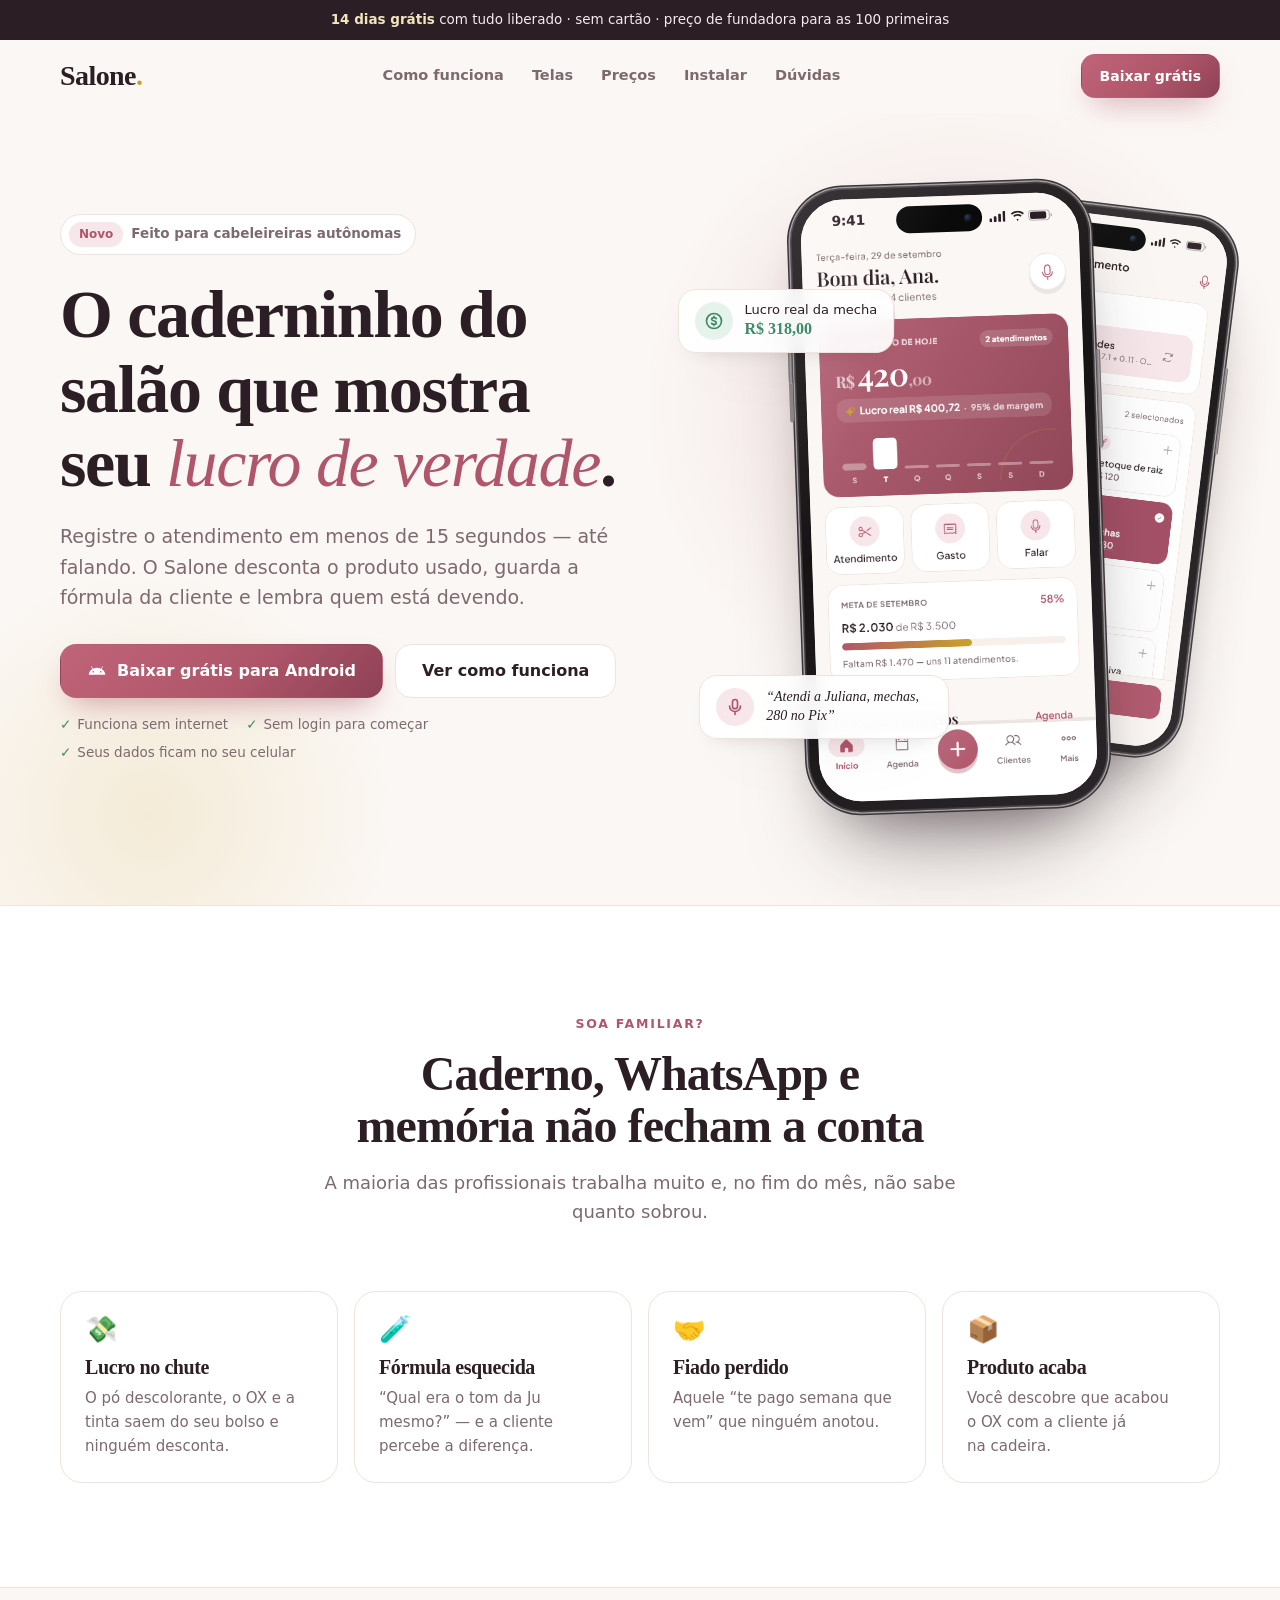
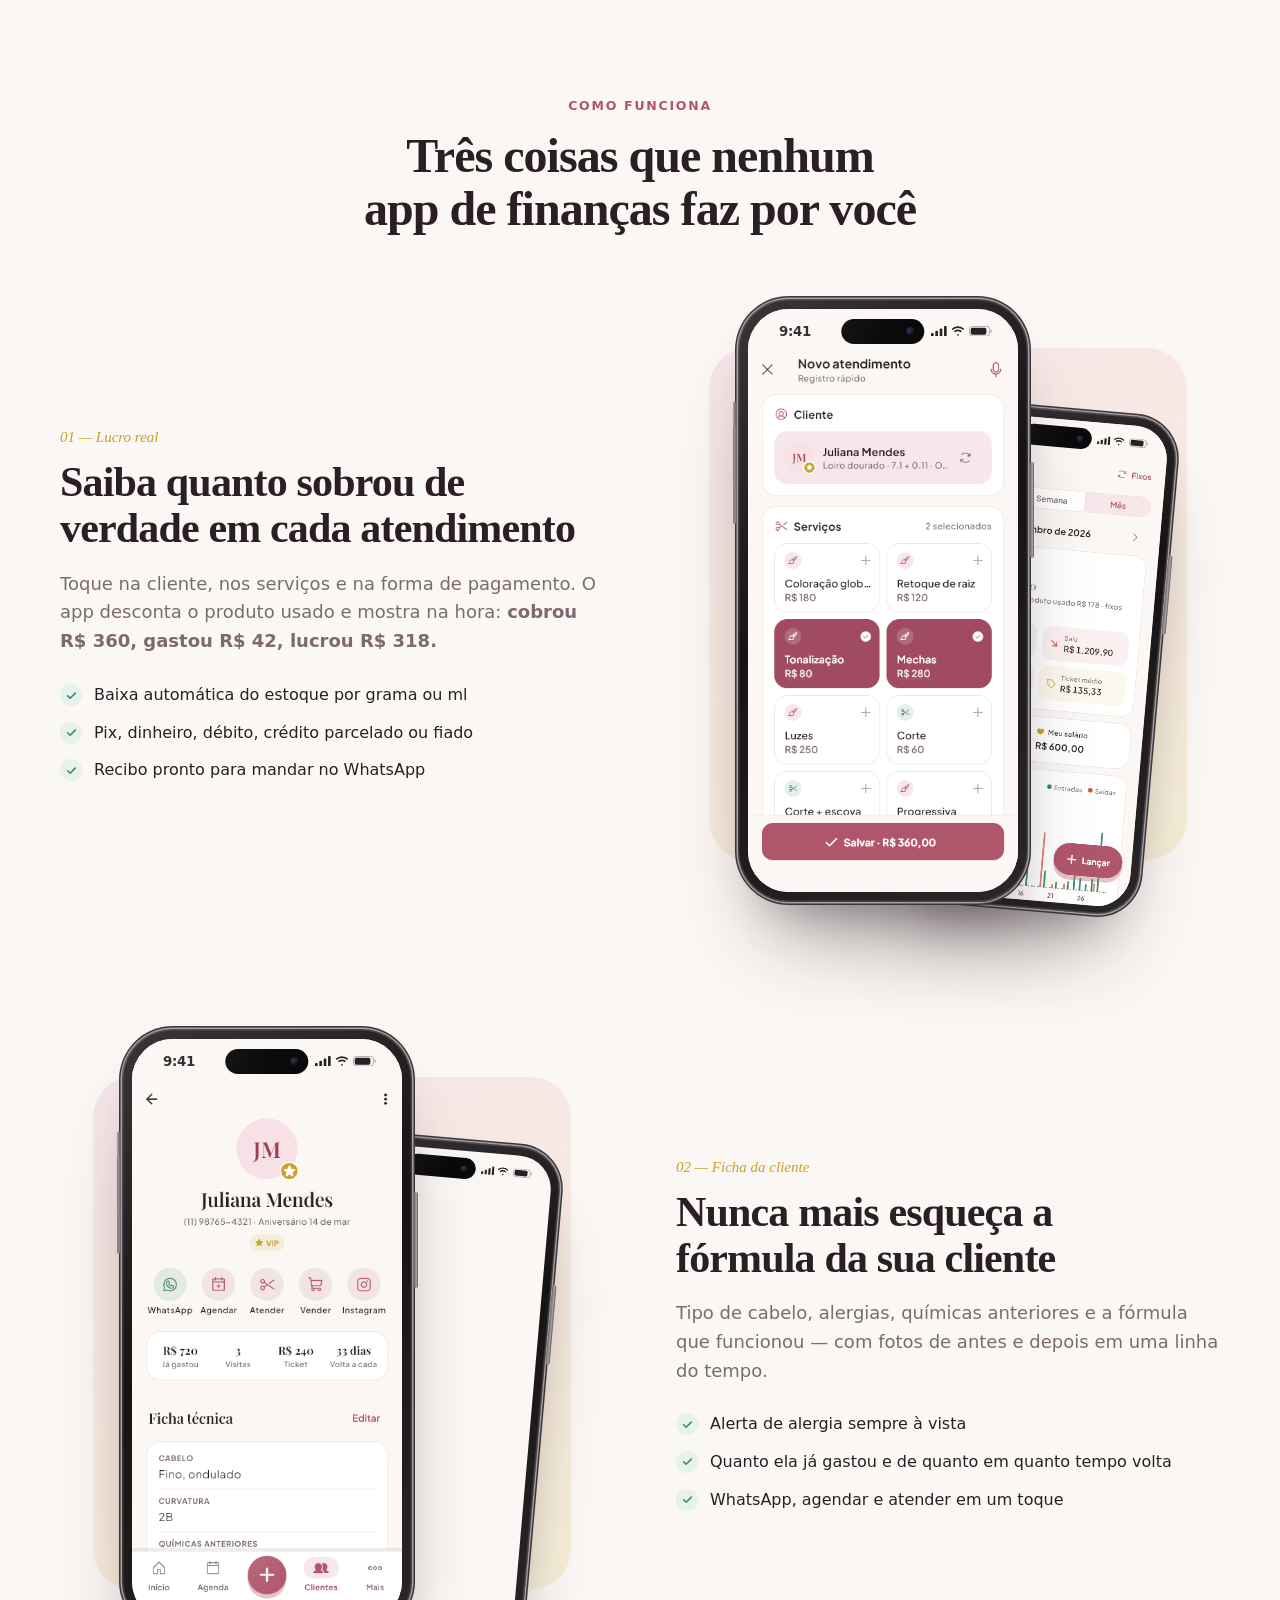
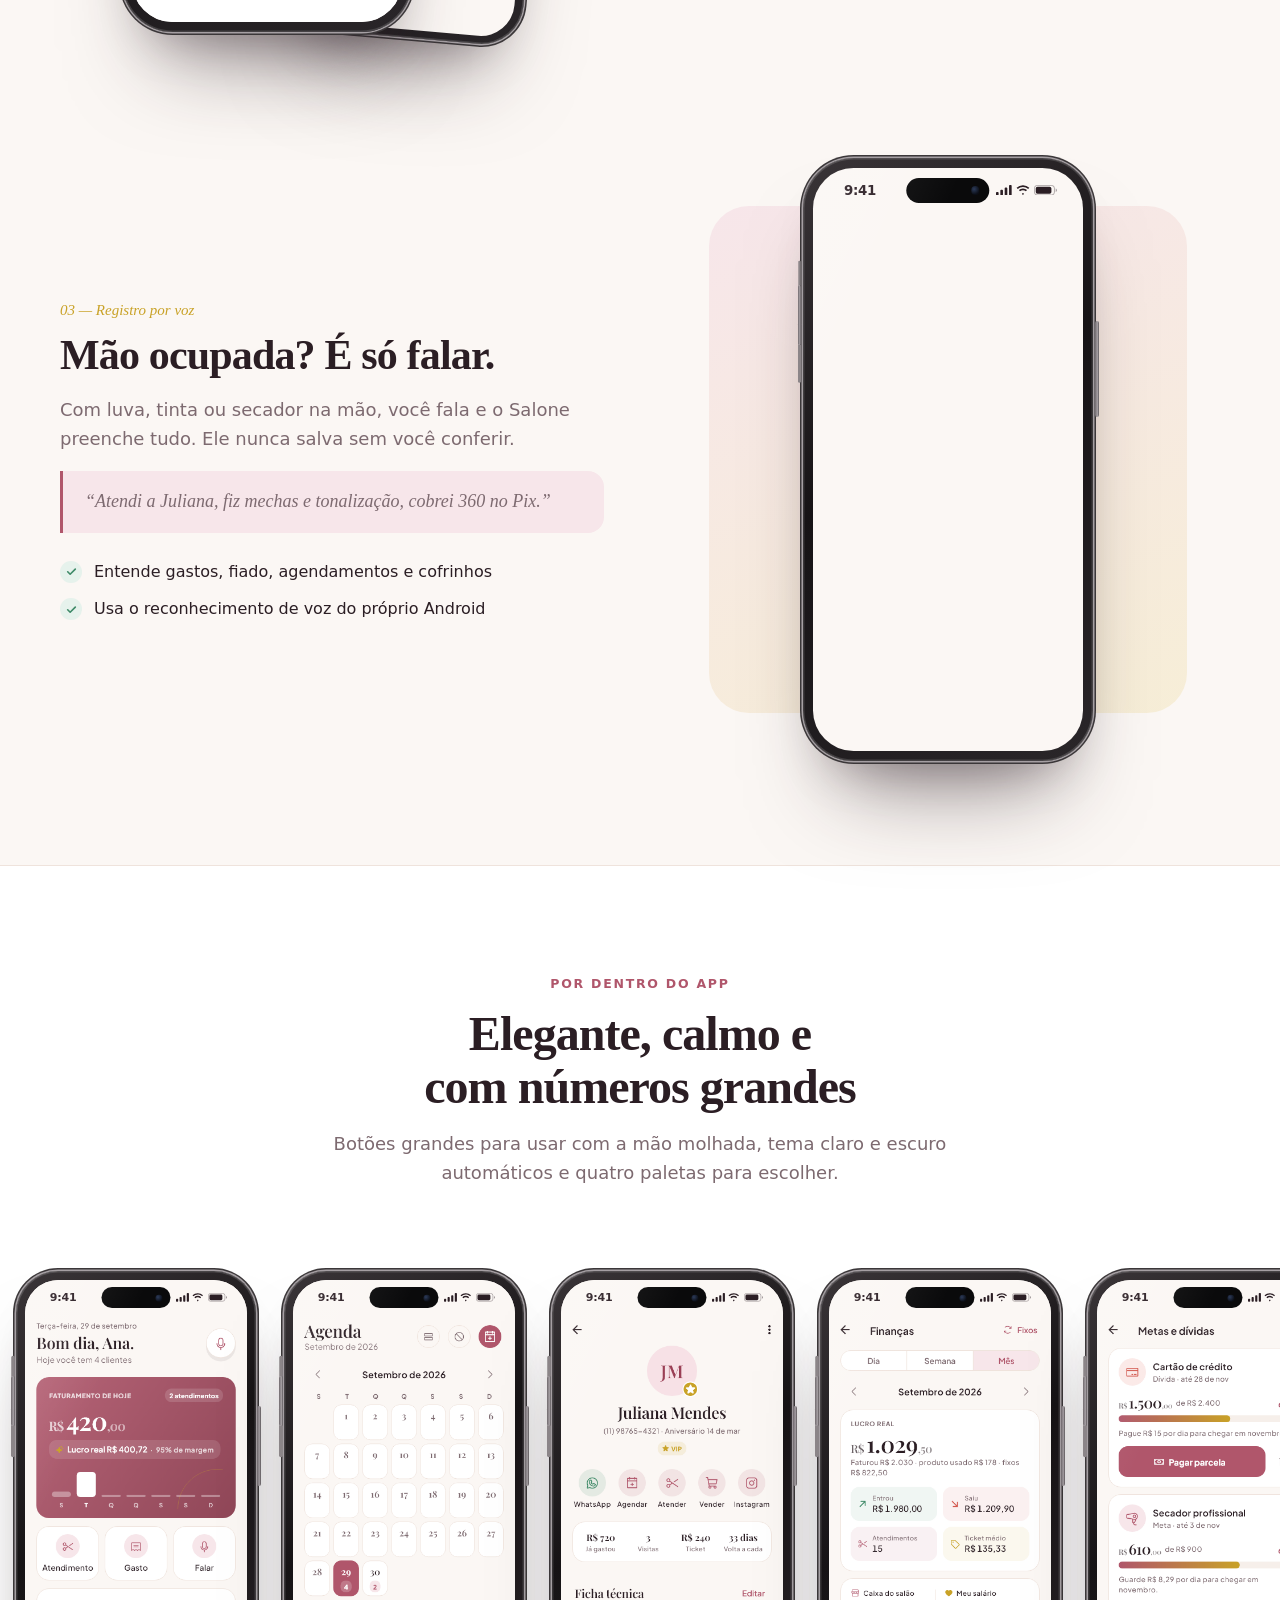
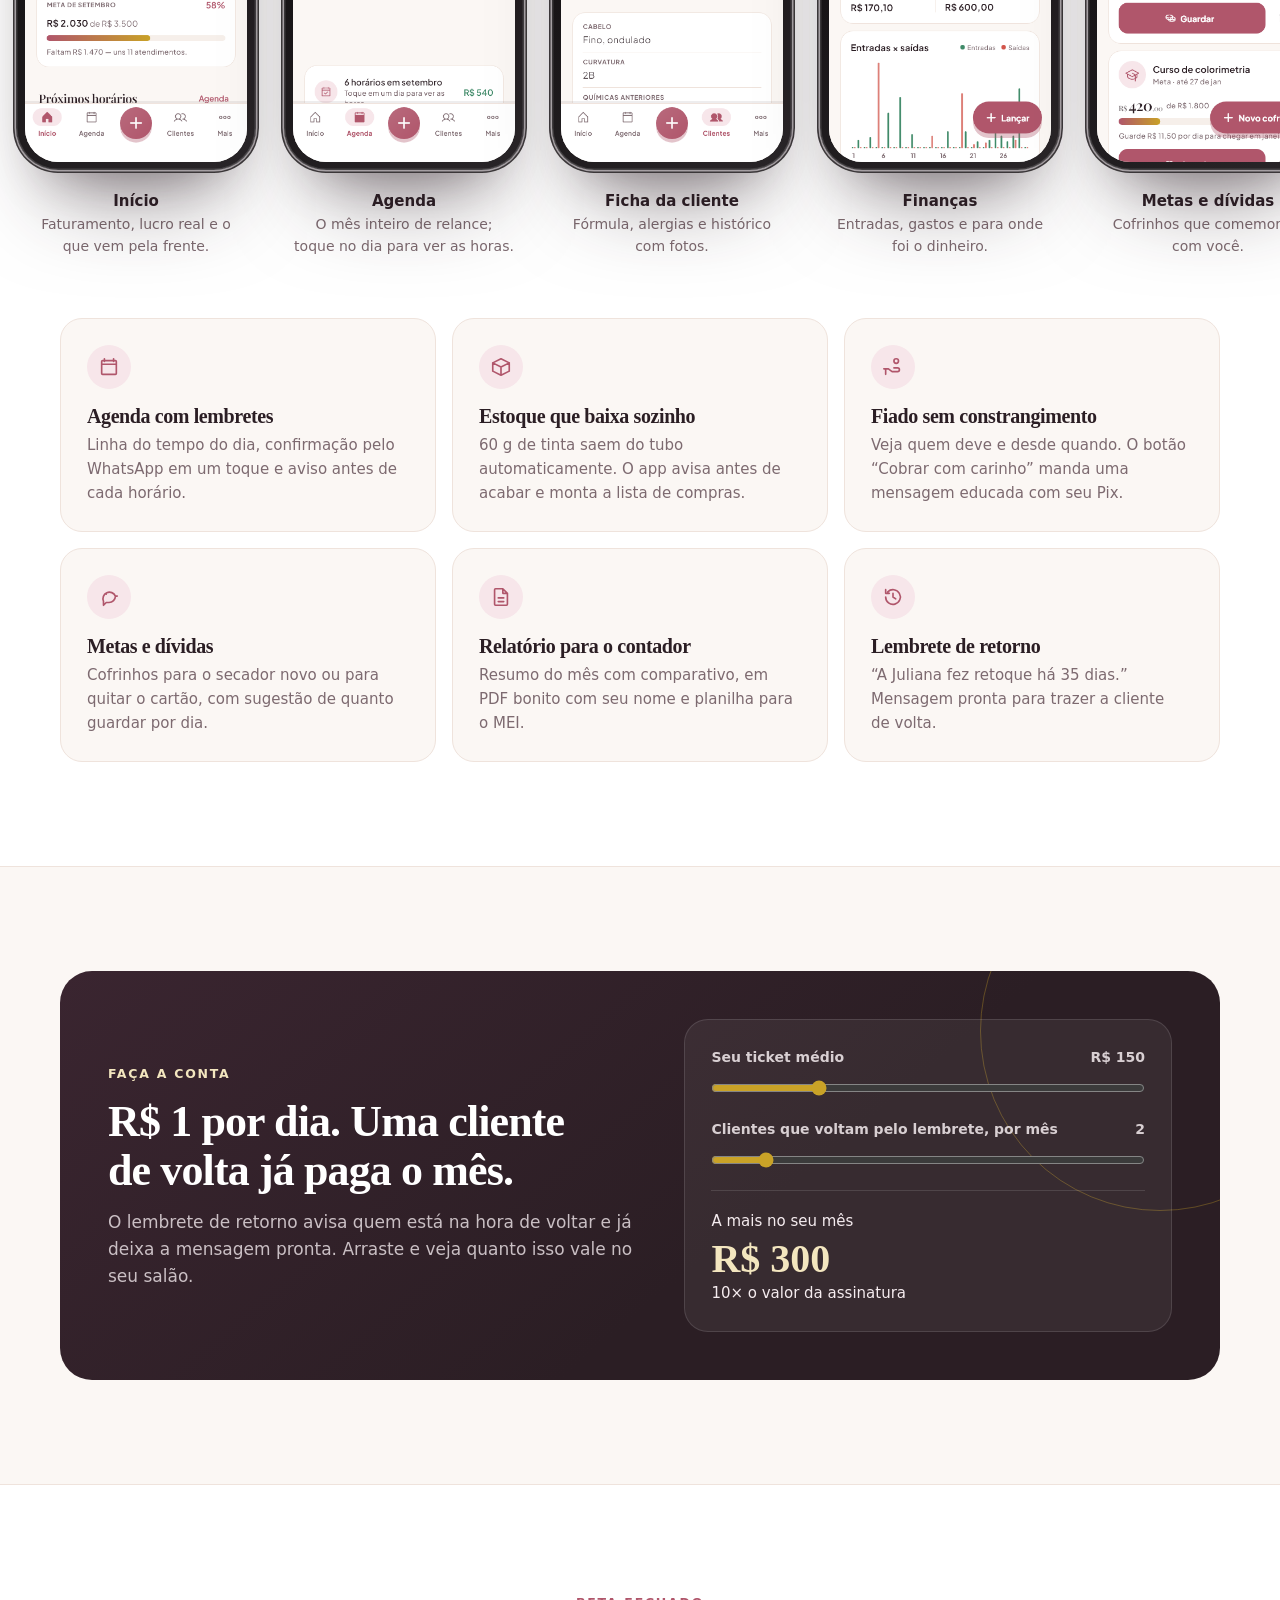
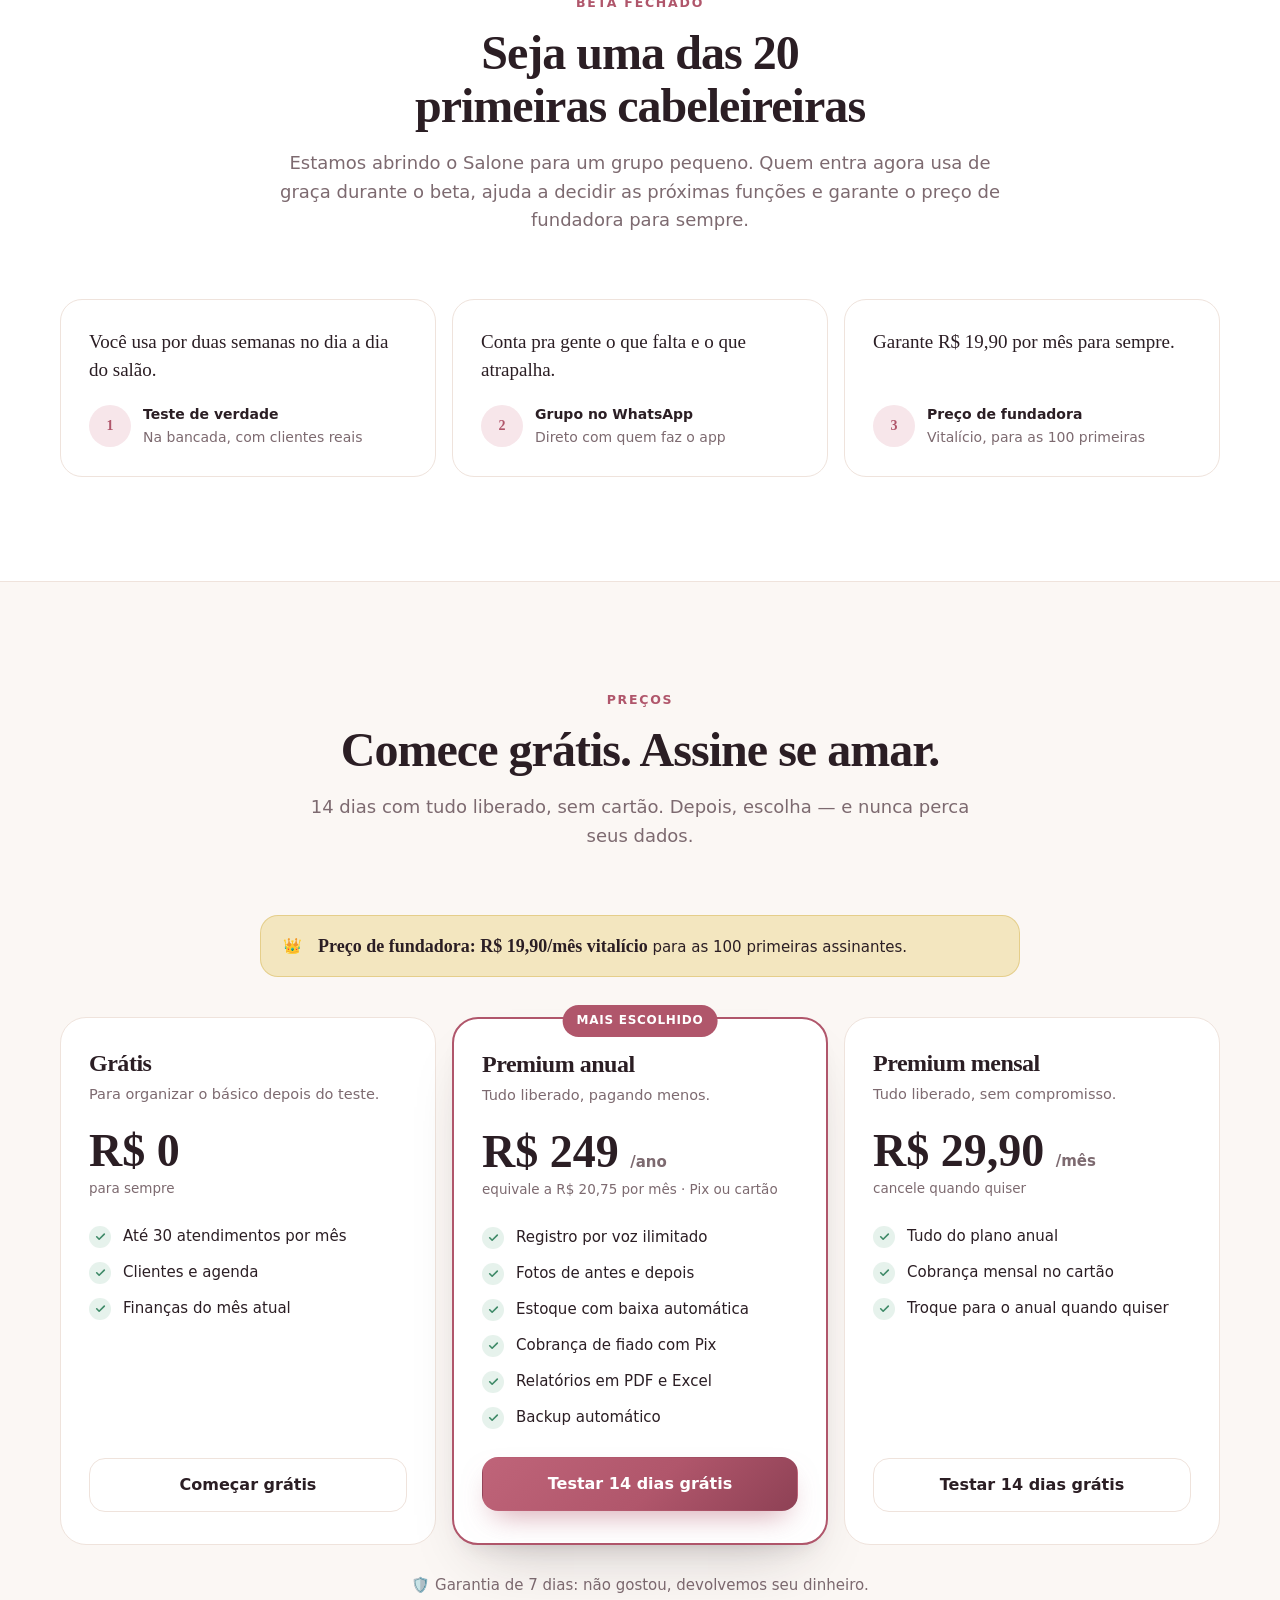
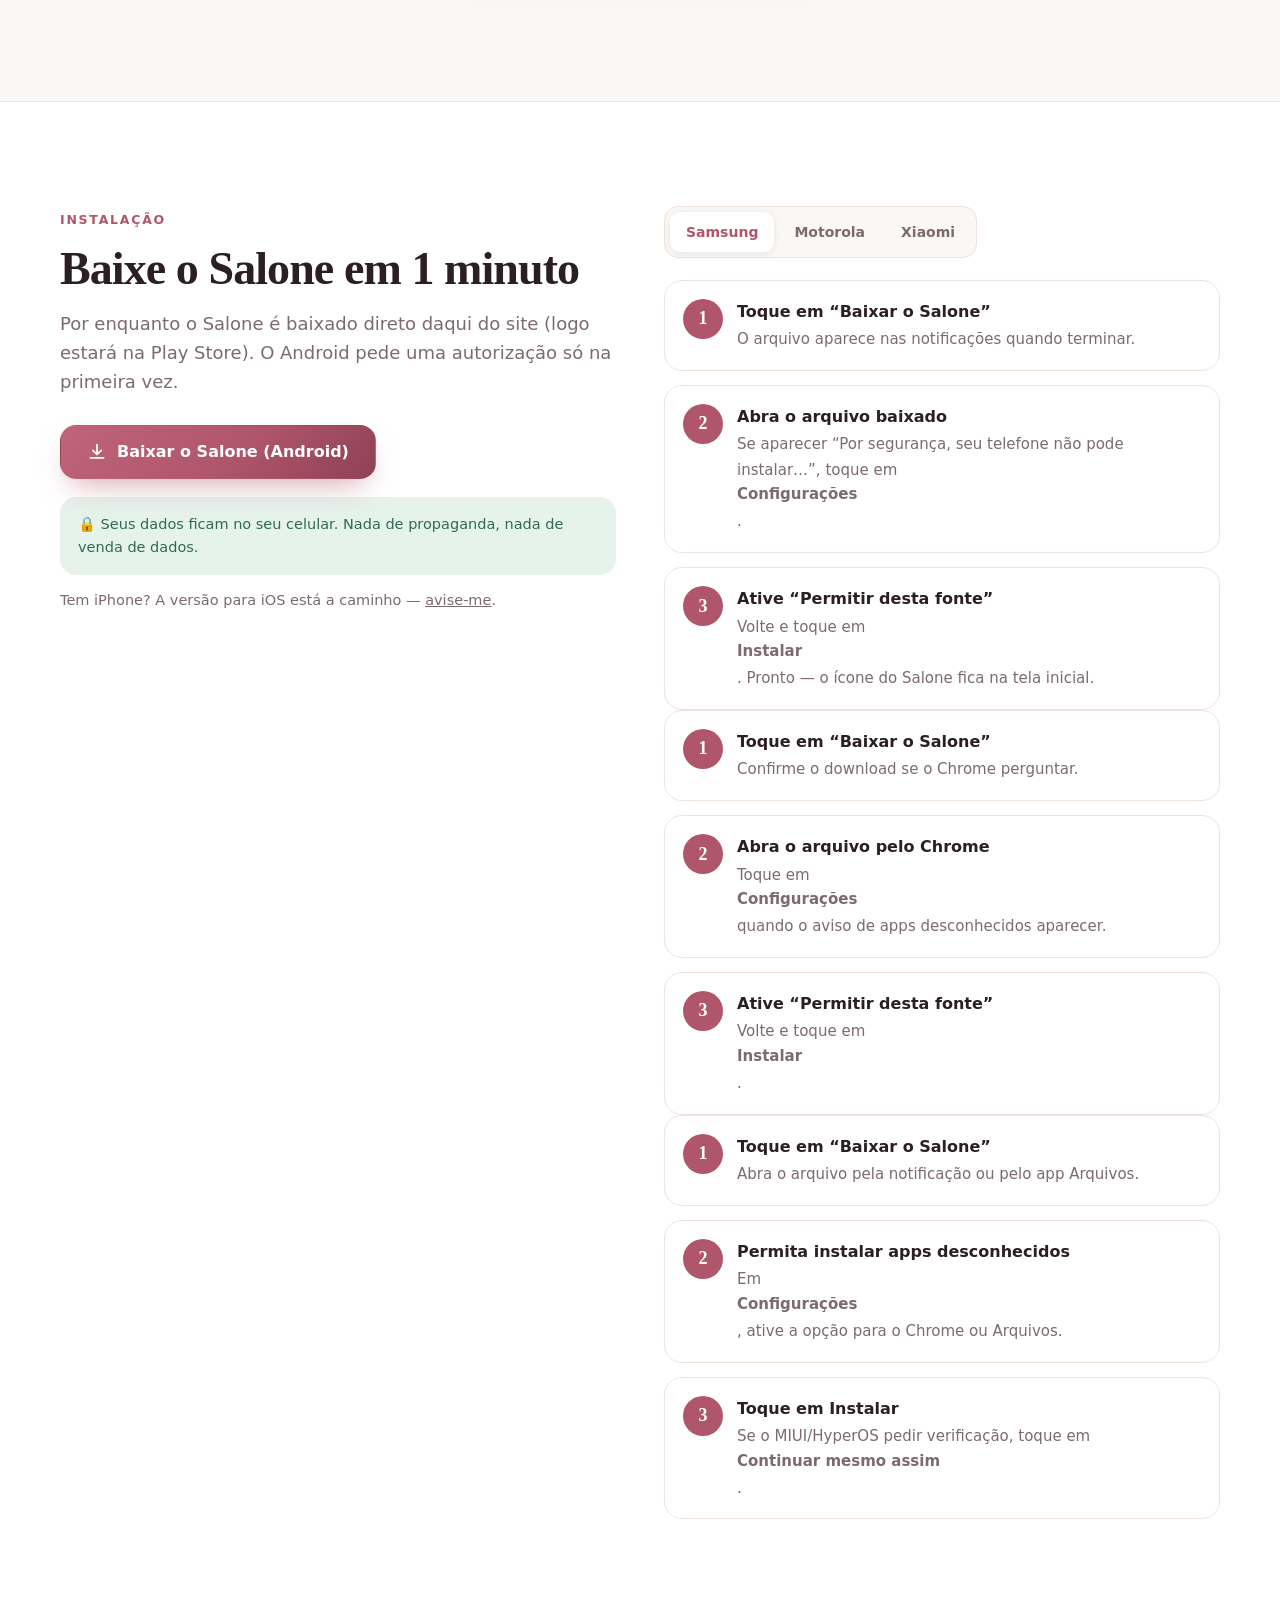
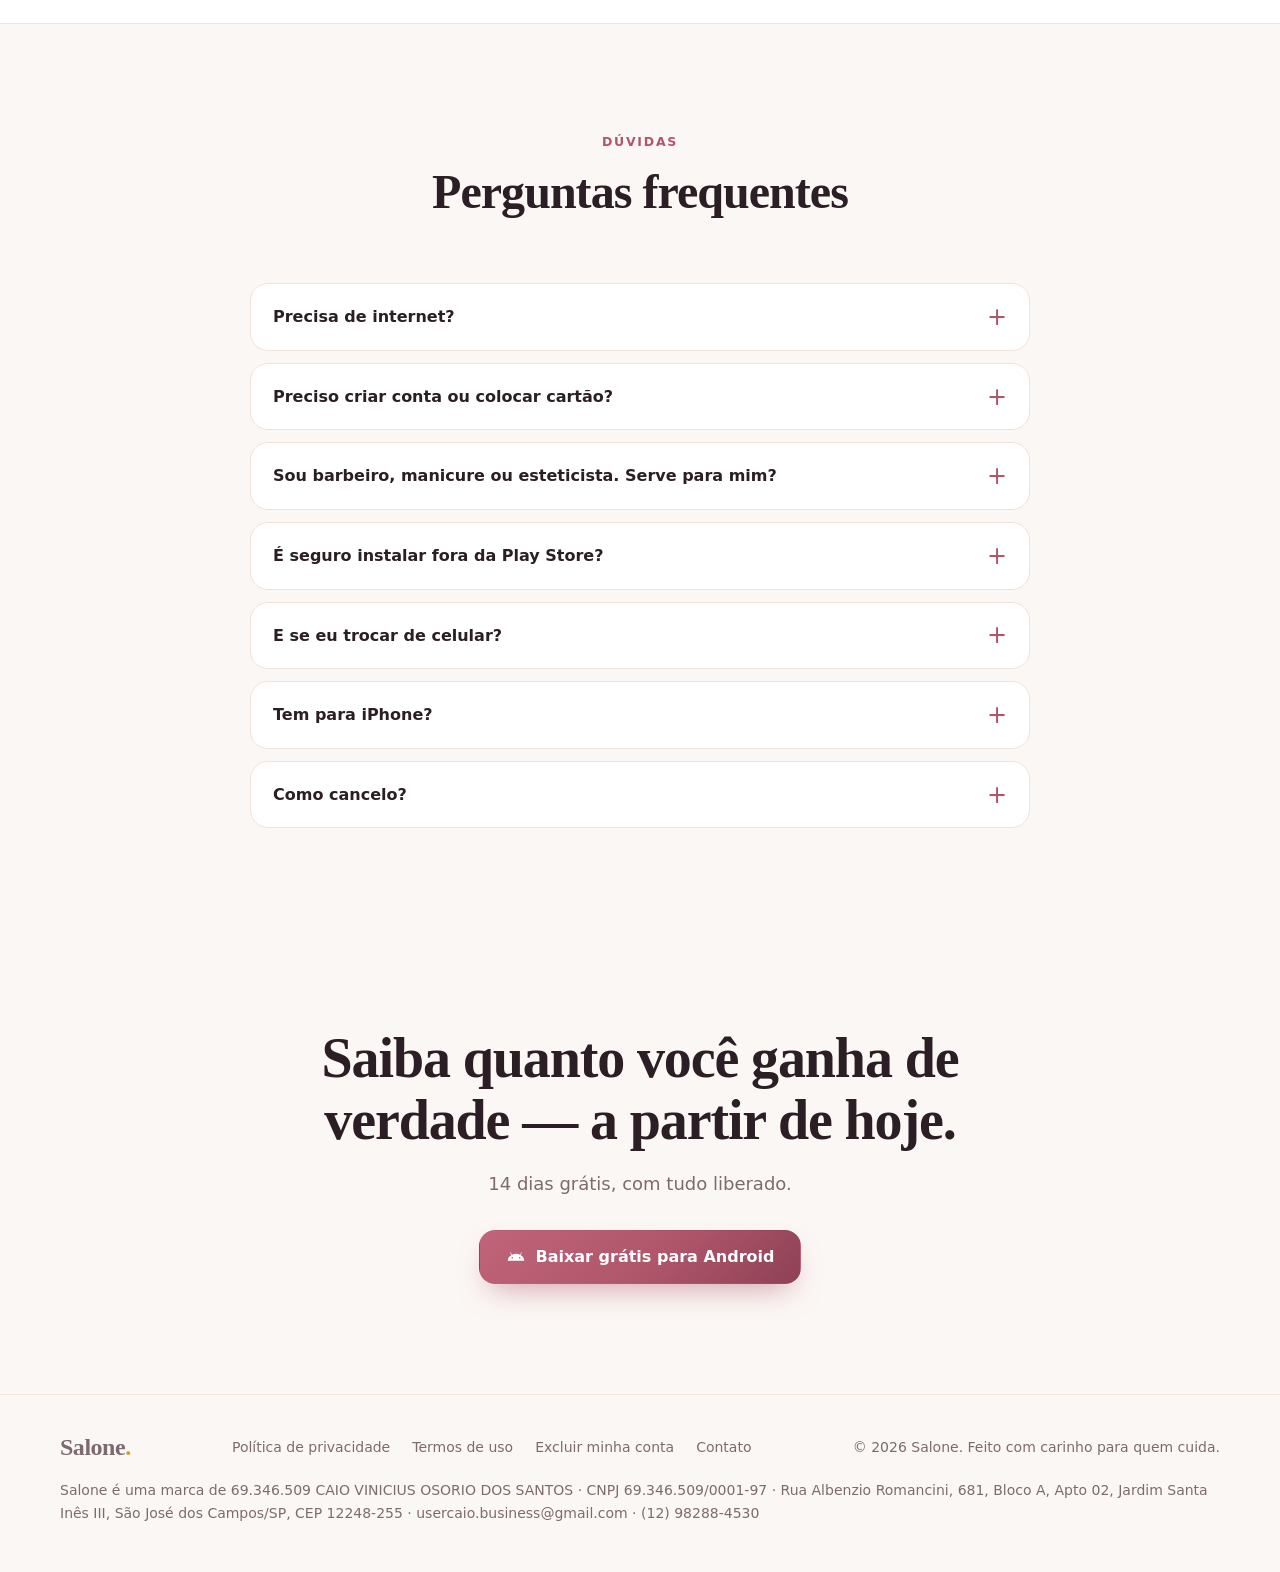
<file: index.html>
<!doctype html>
<html lang="pt-BR">
<head>
  <meta charset="utf-8">
  <meta name="viewport" content="width=device-width, initial-scale=1">
  <meta http-equiv="Content-Security-Policy" content="default-src 'self'; script-src 'self'; style-src 'self' 'unsafe-inline' https://fonts.googleapis.com; font-src https://fonts.gstatic.com; img-src 'self' data:; connect-src 'self'; object-src 'none'; base-uri 'self'; form-action 'none'; upgrade-insecure-requests">
  <meta name="referrer" content="strict-origin-when-cross-origin">
  <meta name="facebook-domain-verification" content="6rletq8adgbhvp4ujhcid5bul967db">
  <title>Salone — o caderninho do salão que calcula seu lucro real</title>
  <meta name="description" content="App para cabeleireiras: registre atendimentos em segundos (até por voz), saiba seu lucro real, guarde a fórmula de cada cliente e cobre o fiado com carinho. 14 dias grátis.">
  <meta name="theme-color" content="#FBF7F4">
  <meta property="og:title" content="Salone — saiba quanto você ganha de verdade">
  <meta property="og:description" content="Atendimentos, lucro real, ficha da cliente, agenda, estoque e fiado no seu celular. Funciona sem internet.">
  <meta property="og:image" content="https://salone.app.br/assets/screens/01-inicio.png">
  <meta property="og:url" content="https://salone.app.br/">
  <link rel="canonical" href="https://salone.app.br/">
  <meta property="og:locale" content="pt_BR">
  <link rel="icon" href="assets/favicon.svg" type="image/svg+xml">
  <link rel="preconnect" href="https://fonts.googleapis.com">
  <link rel="preconnect" href="https://fonts.gstatic.com" crossorigin>
  <link href="https://fonts.googleapis.com/css2?family=Playfair+Display:ital,wght@0,500;0,600;0,700;1,500&family=Plus+Jakarta+Sans:wght@400;500;600;700;800&display=swap" rel="stylesheet">
  <link rel="stylesheet" href="assets/css/site.css">
</head>
<body>
  <div class="faixa"><strong>14 dias grátis</strong> com tudo liberado · sem cartão · preço de fundadora para as 100 primeiras</div>

  <header class="topo" id="topo">
    <div class="container topo__conteudo">
      <a class="logo" href="#" aria-label="Salone, início">Salone<span>.</span></a>
      <nav class="nav" aria-label="Seções">
        <a href="#como-funciona">Como funciona</a>
        <a href="#telas">Telas</a>
        <a href="#precos">Preços</a>
        <a href="#instalar">Instalar</a>
        <a href="#duvidas">Dúvidas</a>
      </nav>
      <a class="btn btn--primario btn--pequeno" href="#instalar">Baixar grátis</a>
    </div>
  </header>

  <main>
    <!-- HERO -->
    <section class="hero">
      <div class="container hero__grade">
        <div class="hero__texto">
          <span class="selo"><b>Novo</b> Feito para cabeleireiras autônomas</span>
          <h1>O caderninho do salão que mostra seu <em>lucro de verdade</em>.</h1>
          <p class="hero__sub">Registre o atendimento em menos de 15 segundos — até falando. O Salone desconta o produto usado, guarda a fórmula da cliente e lembra quem está devendo.</p>
          <div class="hero__acoes">
            <a class="btn btn--primario" href="#instalar"><svg viewBox="0 0 24 24" fill="currentColor"><path d="M17.5 9.6 19 7a.4.4 0 0 0-.7-.4l-1.5 2.6A9.3 9.3 0 0 0 12 8.1c-1.7 0-3.3.4-4.8 1.1L5.7 6.6a.4.4 0 1 0-.7.4l1.5 2.6A8.8 8.8 0 0 0 2 16.5h20a8.8 8.8 0 0 0-4.5-6.9ZM7.5 14a1 1 0 1 1 0-2 1 1 0 0 1 0 2Zm9 0a1 1 0 1 1 0-2 1 1 0 0 1 0 2Z"/></svg> Baixar grátis para Android</a>
            <a class="btn btn--secundario" href="#como-funciona">Ver como funciona</a>
          </div>
          <p class="hero__nota"><span>Funciona sem internet</span><span>Sem login para começar</span><span>Seus dados ficam no seu celular</span></p>
        </div>
        <div class="hero__palco" aria-label="O app Salone no celular">
          <div class="phone phone--tras"><div class="phone__frame"><div class="phone__screen"><img src="assets/screens/02-novo-atendimento.png" alt="Tela de novo atendimento do Salone" width="780" height="1688" fetchpriority="high" decoding="async"><div class="phone__status" aria-hidden="true"><span>9:41</span><span class="phone__icones" aria-hidden="true"><svg viewBox="0 0 18 12" fill="currentColor"><rect x="0" y="8" width="3" height="4" rx="1"/><rect x="5" y="5.5" width="3" height="6.5" rx="1"/><rect x="10" y="3" width="3" height="9" rx="1"/><rect x="15" y="0" width="3" height="12" rx="1"/></svg><svg viewBox="0 0 16 12" fill="currentColor"><path d="M8 2.2c2.3 0 4.4.9 6 2.4l1.3-1.4A10.4 10.4 0 0 0 8 .3 10.4 10.4 0 0 0 .7 3.2L2 4.6a8.5 8.5 0 0 1 6-2.4Zm0 3.7c1.3 0 2.5.5 3.4 1.3l1.3-1.4A6.8 6.8 0 0 0 8 4a6.8 6.8 0 0 0-4.7 1.8l1.3 1.4c.9-.8 2.1-1.3 3.4-1.3Zm0 3.6c.5 0 .9.2 1.2.5L8 11.7 6.8 10c.3-.3.7-.5 1.2-.5Z"/></svg><svg viewBox="0 0 27 12"><rect x=".5" y=".5" width="23" height="11" rx="3.2" fill="none" stroke="currentColor" opacity=".4"/><rect x="2" y="2" width="18" height="8" rx="2" fill="currentColor"/><path d="M25 4v4c.8-.3 1.3-1.1 1.3-2S25.8 4.3 25 4Z" fill="currentColor" opacity=".45"/></svg></span></div><div class="phone__island" aria-hidden="true"></div></div></div></div>
          <div class="phone phone--frente"><div class="phone__frame"><div class="phone__screen"><img src="assets/screens/01-inicio.png" alt="Tela inicial do Salone com o faturamento e o lucro real do dia" width="780" height="1688" fetchpriority="high" decoding="async"><div class="phone__status" aria-hidden="true"><span>9:41</span><span class="phone__icones" aria-hidden="true"><svg viewBox="0 0 18 12" fill="currentColor"><rect x="0" y="8" width="3" height="4" rx="1"/><rect x="5" y="5.5" width="3" height="6.5" rx="1"/><rect x="10" y="3" width="3" height="9" rx="1"/><rect x="15" y="0" width="3" height="12" rx="1"/></svg><svg viewBox="0 0 16 12" fill="currentColor"><path d="M8 2.2c2.3 0 4.4.9 6 2.4l1.3-1.4A10.4 10.4 0 0 0 8 .3 10.4 10.4 0 0 0 .7 3.2L2 4.6a8.5 8.5 0 0 1 6-2.4Zm0 3.7c1.3 0 2.5.5 3.4 1.3l1.3-1.4A6.8 6.8 0 0 0 8 4a6.8 6.8 0 0 0-4.7 1.8l1.3 1.4c.9-.8 2.1-1.3 3.4-1.3Zm0 3.6c.5 0 .9.2 1.2.5L8 11.7 6.8 10c.3-.3.7-.5 1.2-.5Z"/></svg><svg viewBox="0 0 27 12"><rect x=".5" y=".5" width="23" height="11" rx="3.2" fill="none" stroke="currentColor" opacity=".4"/><rect x="2" y="2" width="18" height="8" rx="2" fill="currentColor"/><path d="M25 4v4c.8-.3 1.3-1.1 1.3-2S25.8 4.3 25 4Z" fill="currentColor" opacity=".45"/></svg></span></div><div class="phone__island" aria-hidden="true"></div></div></div></div>
          <div class="flutuante flutuante--lucro" aria-hidden="true">
            <span class="icone"><svg viewBox="0 0 24 24" width="20" height="20" fill="none" stroke="currentColor" stroke-width="2" stroke-linecap="round"><circle cx="12" cy="12" r="9"/><path d="M14.8 9.2c-.5-.8-1.5-1.2-2.8-1.2-1.7 0-2.8.8-2.8 2s1.1 1.7 2.8 2c1.7.3 2.8.9 2.8 2.1s-1.2 2-2.8 2c-1.4 0-2.4-.5-2.9-1.4M12 6.5v1.5m0 8v1.5"/></svg></span>
            <span>Lucro real da mecha<strong>R$ 318,00</strong></span>
          </div>
          <div class="flutuante flutuante--voz" aria-hidden="true">
            <span class="icone"><svg viewBox="0 0 24 24" width="20" height="20" fill="none" stroke="currentColor" stroke-width="2" stroke-linecap="round"><rect x="9" y="3" width="6" height="11" rx="3"/><path d="M5.5 11a6.5 6.5 0 0 0 13 0M12 17.5V21"/></svg></span>
            <span><em>“Atendi a Juliana, mechas, 280 no Pix”</em></span>
          </div>
        </div>
      </div>
    </section>

    <!-- PROBLEMA -->
    <section class="secao secao--clara" aria-labelledby="dores-titulo">
      <div class="container">
        <div class="cabecalho revelar">
          <span class="rotulo">Soa familiar?</span>
          <h2 id="dores-titulo">Caderno, WhatsApp e memória não fecham a conta</h2>
          <p>A maioria das profissionais trabalha muito e, no fim do mês, não sabe quanto sobrou.</p>
        </div>
        <div class="dores">
          <article class="dor revelar"><div class="emoji">💸</div><h3>Lucro no chute</h3><p>O pó descolorante, o OX e a tinta saem do seu bolso e ninguém desconta.</p></article>
          <article class="dor revelar"><div class="emoji">🧪</div><h3>Fórmula esquecida</h3><p>“Qual era o tom da Ju mesmo?” — e a cliente percebe a diferença.</p></article>
          <article class="dor revelar"><div class="emoji">🤝</div><h3>Fiado perdido</h3><p>Aquele “te pago semana que vem” que ninguém anotou.</p></article>
          <article class="dor revelar"><div class="emoji">📦</div><h3>Produto acaba</h3><p>Você descobre que acabou o OX com a cliente já na cadeira.</p></article>
        </div>
      </div>
    </section>

    <!-- DIFERENCIAIS -->
    <section class="secao" id="como-funciona" aria-labelledby="diferenciais-titulo">
      <div class="container">
        <div class="cabecalho revelar">
          <span class="rotulo">Como funciona</span>
          <h2 id="diferenciais-titulo">Três coisas que nenhum app de finanças faz por você</h2>
        </div>

        <div class="diferencial">
          <div class="diferencial__texto revelar">
            <span class="diferencial__numero">01 — Lucro real</span>
            <h3>Saiba quanto sobrou de verdade em cada atendimento</h3>
            <p>Toque na cliente, nos serviços e na forma de pagamento. O app desconta o produto usado e mostra na hora: <b>cobrou R$ 360, gastou R$ 42, lucrou R$ 318.</b></p>
            <ul class="lista-check">
              <li>Baixa automática do estoque por grama ou ml</li>
              <li>Pix, dinheiro, débito, crédito parcelado ou fiado</li>
              <li>Recibo pronto para mandar no WhatsApp</li>
            </ul>
          </div>
          <div class="diferencial__visual revelar"><div class="phone"><div class="phone__frame"><div class="phone__screen"><img src="assets/screens/02-novo-atendimento.png" alt="Registro de atendimento com o lucro real calculado" width="780" height="1688" loading="lazy" decoding="async"><div class="phone__status" aria-hidden="true"><span>9:41</span><span class="phone__icones" aria-hidden="true"><svg viewBox="0 0 18 12" fill="currentColor"><rect x="0" y="8" width="3" height="4" rx="1"/><rect x="5" y="5.5" width="3" height="6.5" rx="1"/><rect x="10" y="3" width="3" height="9" rx="1"/><rect x="15" y="0" width="3" height="12" rx="1"/></svg><svg viewBox="0 0 16 12" fill="currentColor"><path d="M8 2.2c2.3 0 4.4.9 6 2.4l1.3-1.4A10.4 10.4 0 0 0 8 .3 10.4 10.4 0 0 0 .7 3.2L2 4.6a8.5 8.5 0 0 1 6-2.4Zm0 3.7c1.3 0 2.5.5 3.4 1.3l1.3-1.4A6.8 6.8 0 0 0 8 4a6.8 6.8 0 0 0-4.7 1.8l1.3 1.4c.9-.8 2.1-1.3 3.4-1.3Zm0 3.6c.5 0 .9.2 1.2.5L8 11.7 6.8 10c.3-.3.7-.5 1.2-.5Z"/></svg><svg viewBox="0 0 27 12"><rect x=".5" y=".5" width="23" height="11" rx="3.2" fill="none" stroke="currentColor" opacity=".4"/><rect x="2" y="2" width="18" height="8" rx="2" fill="currentColor"/><path d="M25 4v4c.8-.3 1.3-1.1 1.3-2S25.8 4.3 25 4Z" fill="currentColor" opacity=".45"/></svg></span></div><div class="phone__island" aria-hidden="true"></div></div></div></div><div class="phone"><div class="phone__frame"><div class="phone__screen"><img src="assets/screens/05-financas.png" alt="Resumo financeiro do mês" width="780" height="1688" loading="lazy" decoding="async"><div class="phone__status" aria-hidden="true"><span>9:41</span><span class="phone__icones" aria-hidden="true"><svg viewBox="0 0 18 12" fill="currentColor"><rect x="0" y="8" width="3" height="4" rx="1"/><rect x="5" y="5.5" width="3" height="6.5" rx="1"/><rect x="10" y="3" width="3" height="9" rx="1"/><rect x="15" y="0" width="3" height="12" rx="1"/></svg><svg viewBox="0 0 16 12" fill="currentColor"><path d="M8 2.2c2.3 0 4.4.9 6 2.4l1.3-1.4A10.4 10.4 0 0 0 8 .3 10.4 10.4 0 0 0 .7 3.2L2 4.6a8.5 8.5 0 0 1 6-2.4Zm0 3.7c1.3 0 2.5.5 3.4 1.3l1.3-1.4A6.8 6.8 0 0 0 8 4a6.8 6.8 0 0 0-4.7 1.8l1.3 1.4c.9-.8 2.1-1.3 3.4-1.3Zm0 3.6c.5 0 .9.2 1.2.5L8 11.7 6.8 10c.3-.3.7-.5 1.2-.5Z"/></svg><svg viewBox="0 0 27 12"><rect x=".5" y=".5" width="23" height="11" rx="3.2" fill="none" stroke="currentColor" opacity=".4"/><rect x="2" y="2" width="18" height="8" rx="2" fill="currentColor"/><path d="M25 4v4c.8-.3 1.3-1.1 1.3-2S25.8 4.3 25 4Z" fill="currentColor" opacity=".45"/></svg></span></div><div class="phone__island" aria-hidden="true"></div></div></div></div></div>
        </div>

        <div class="diferencial diferencial--invertido">
          <div class="diferencial__texto revelar">
            <span class="diferencial__numero">02 — Ficha da cliente</span>
            <h3>Nunca mais esqueça a fórmula da sua cliente</h3>
            <p>Tipo de cabelo, alergias, químicas anteriores e a fórmula que funcionou — com fotos de antes e depois em uma linha do tempo.</p>
            <ul class="lista-check">
              <li>Alerta de alergia sempre à vista</li>
              <li>Quanto ela já gastou e de quanto em quanto tempo volta</li>
              <li>WhatsApp, agendar e atender em um toque</li>
            </ul>
          </div>
          <div class="diferencial__visual revelar"><div class="phone"><div class="phone__frame"><div class="phone__screen"><img src="assets/screens/03-ficha-cliente.png" alt="Ficha técnica da cliente com fórmula e histórico" width="780" height="1688" loading="lazy" decoding="async"><div class="phone__status" aria-hidden="true"><span>9:41</span><span class="phone__icones" aria-hidden="true"><svg viewBox="0 0 18 12" fill="currentColor"><rect x="0" y="8" width="3" height="4" rx="1"/><rect x="5" y="5.5" width="3" height="6.5" rx="1"/><rect x="10" y="3" width="3" height="9" rx="1"/><rect x="15" y="0" width="3" height="12" rx="1"/></svg><svg viewBox="0 0 16 12" fill="currentColor"><path d="M8 2.2c2.3 0 4.4.9 6 2.4l1.3-1.4A10.4 10.4 0 0 0 8 .3 10.4 10.4 0 0 0 .7 3.2L2 4.6a8.5 8.5 0 0 1 6-2.4Zm0 3.7c1.3 0 2.5.5 3.4 1.3l1.3-1.4A6.8 6.8 0 0 0 8 4a6.8 6.8 0 0 0-4.7 1.8l1.3 1.4c.9-.8 2.1-1.3 3.4-1.3Zm0 3.6c.5 0 .9.2 1.2.5L8 11.7 6.8 10c.3-.3.7-.5 1.2-.5Z"/></svg><svg viewBox="0 0 27 12"><rect x=".5" y=".5" width="23" height="11" rx="3.2" fill="none" stroke="currentColor" opacity=".4"/><rect x="2" y="2" width="18" height="8" rx="2" fill="currentColor"/><path d="M25 4v4c.8-.3 1.3-1.1 1.3-2S25.8 4.3 25 4Z" fill="currentColor" opacity=".45"/></svg></span></div><div class="phone__island" aria-hidden="true"></div></div></div></div><div class="phone"><div class="phone__frame"><div class="phone__screen"><img src="assets/screens/09-clientes.png" alt="Lista de clientes com etiquetas VIP, fiado e alergia" width="780" height="1688" loading="lazy" decoding="async"><div class="phone__status" aria-hidden="true"><span>9:41</span><span class="phone__icones" aria-hidden="true"><svg viewBox="0 0 18 12" fill="currentColor"><rect x="0" y="8" width="3" height="4" rx="1"/><rect x="5" y="5.5" width="3" height="6.5" rx="1"/><rect x="10" y="3" width="3" height="9" rx="1"/><rect x="15" y="0" width="3" height="12" rx="1"/></svg><svg viewBox="0 0 16 12" fill="currentColor"><path d="M8 2.2c2.3 0 4.4.9 6 2.4l1.3-1.4A10.4 10.4 0 0 0 8 .3 10.4 10.4 0 0 0 .7 3.2L2 4.6a8.5 8.5 0 0 1 6-2.4Zm0 3.7c1.3 0 2.5.5 3.4 1.3l1.3-1.4A6.8 6.8 0 0 0 8 4a6.8 6.8 0 0 0-4.7 1.8l1.3 1.4c.9-.8 2.1-1.3 3.4-1.3Zm0 3.6c.5 0 .9.2 1.2.5L8 11.7 6.8 10c.3-.3.7-.5 1.2-.5Z"/></svg><svg viewBox="0 0 27 12"><rect x=".5" y=".5" width="23" height="11" rx="3.2" fill="none" stroke="currentColor" opacity=".4"/><rect x="2" y="2" width="18" height="8" rx="2" fill="currentColor"/><path d="M25 4v4c.8-.3 1.3-1.1 1.3-2S25.8 4.3 25 4Z" fill="currentColor" opacity=".45"/></svg></span></div><div class="phone__island" aria-hidden="true"></div></div></div></div></div>
        </div>

        <div class="diferencial">
          <div class="diferencial__texto revelar">
            <span class="diferencial__numero">03 — Registro por voz</span>
            <h3>Mão ocupada? É só falar.</h3>
            <p>Com luva, tinta ou secador na mão, você fala e o Salone preenche tudo. Ele nunca salva sem você conferir.</p>
            <p class="citacao-voz">“Atendi a Juliana, fiz mechas e tonalização, cobrei 360 no Pix.”</p>
            <ul class="lista-check">
              <li>Entende gastos, fiado, agendamentos e cofrinhos</li>
              <li>Usa o reconhecimento de voz do próprio Android</li>
            </ul>
          </div>
          <div class="diferencial__visual revelar"><div class="phone"><div class="phone__frame"><div class="phone__screen"><img src="assets/screens/06-voz.png" alt="Registro por voz: a frase vira um atendimento para confirmar" width="780" height="1688" loading="lazy" decoding="async"><div class="phone__status" aria-hidden="true"><span>9:41</span><span class="phone__icones" aria-hidden="true"><svg viewBox="0 0 18 12" fill="currentColor"><rect x="0" y="8" width="3" height="4" rx="1"/><rect x="5" y="5.5" width="3" height="6.5" rx="1"/><rect x="10" y="3" width="3" height="9" rx="1"/><rect x="15" y="0" width="3" height="12" rx="1"/></svg><svg viewBox="0 0 16 12" fill="currentColor"><path d="M8 2.2c2.3 0 4.4.9 6 2.4l1.3-1.4A10.4 10.4 0 0 0 8 .3 10.4 10.4 0 0 0 .7 3.2L2 4.6a8.5 8.5 0 0 1 6-2.4Zm0 3.7c1.3 0 2.5.5 3.4 1.3l1.3-1.4A6.8 6.8 0 0 0 8 4a6.8 6.8 0 0 0-4.7 1.8l1.3 1.4c.9-.8 2.1-1.3 3.4-1.3Zm0 3.6c.5 0 .9.2 1.2.5L8 11.7 6.8 10c.3-.3.7-.5 1.2-.5Z"/></svg><svg viewBox="0 0 27 12"><rect x=".5" y=".5" width="23" height="11" rx="3.2" fill="none" stroke="currentColor" opacity=".4"/><rect x="2" y="2" width="18" height="8" rx="2" fill="currentColor"/><path d="M25 4v4c.8-.3 1.3-1.1 1.3-2S25.8 4.3 25 4Z" fill="currentColor" opacity=".45"/></svg></span></div><div class="phone__island" aria-hidden="true"></div></div></div></div></div>
        </div>
      </div>
    </section>

    <!-- GALERIA -->
    <section class="secao secao--clara" id="telas" aria-labelledby="telas-titulo">
      <div class="container">
        <div class="cabecalho revelar">
          <span class="rotulo">Por dentro do app</span>
          <h2 id="telas-titulo">Elegante, calmo e com números grandes</h2>
          <p>Botões grandes para usar com a mão molhada, tema claro e escuro automáticos e quatro paletas para escolher.</p>
        </div>
      </div>
      <div class="galeria" tabindex="0" aria-label="Galeria de telas, role para o lado">
        <figure class="revelar"><div class="phone"><div class="phone__frame"><div class="phone__screen"><img src="assets/screens/01-inicio.png" alt="Tela de Início do Salone" width="780" height="1688" loading="lazy" decoding="async"><div class="phone__status" aria-hidden="true"><span>9:41</span><span class="phone__icones" aria-hidden="true"><svg viewBox="0 0 18 12" fill="currentColor"><rect x="0" y="8" width="3" height="4" rx="1"/><rect x="5" y="5.5" width="3" height="6.5" rx="1"/><rect x="10" y="3" width="3" height="9" rx="1"/><rect x="15" y="0" width="3" height="12" rx="1"/></svg><svg viewBox="0 0 16 12" fill="currentColor"><path d="M8 2.2c2.3 0 4.4.9 6 2.4l1.3-1.4A10.4 10.4 0 0 0 8 .3 10.4 10.4 0 0 0 .7 3.2L2 4.6a8.5 8.5 0 0 1 6-2.4Zm0 3.7c1.3 0 2.5.5 3.4 1.3l1.3-1.4A6.8 6.8 0 0 0 8 4a6.8 6.8 0 0 0-4.7 1.8l1.3 1.4c.9-.8 2.1-1.3 3.4-1.3Zm0 3.6c.5 0 .9.2 1.2.5L8 11.7 6.8 10c.3-.3.7-.5 1.2-.5Z"/></svg><svg viewBox="0 0 27 12"><rect x=".5" y=".5" width="23" height="11" rx="3.2" fill="none" stroke="currentColor" opacity=".4"/><rect x="2" y="2" width="18" height="8" rx="2" fill="currentColor"/><path d="M25 4v4c.8-.3 1.3-1.1 1.3-2S25.8 4.3 25 4Z" fill="currentColor" opacity=".45"/></svg></span></div><div class="phone__island" aria-hidden="true"></div></div></div></div><figcaption><strong>Início</strong>Faturamento, lucro real e o que vem pela frente.</figcaption></figure>
<figure class="revelar"><div class="phone"><div class="phone__frame"><div class="phone__screen"><img src="assets/screens/04-agenda.png" alt="Tela de Agenda do Salone" width="780" height="1688" loading="lazy" decoding="async"><div class="phone__status" aria-hidden="true"><span>9:41</span><span class="phone__icones" aria-hidden="true"><svg viewBox="0 0 18 12" fill="currentColor"><rect x="0" y="8" width="3" height="4" rx="1"/><rect x="5" y="5.5" width="3" height="6.5" rx="1"/><rect x="10" y="3" width="3" height="9" rx="1"/><rect x="15" y="0" width="3" height="12" rx="1"/></svg><svg viewBox="0 0 16 12" fill="currentColor"><path d="M8 2.2c2.3 0 4.4.9 6 2.4l1.3-1.4A10.4 10.4 0 0 0 8 .3 10.4 10.4 0 0 0 .7 3.2L2 4.6a8.5 8.5 0 0 1 6-2.4Zm0 3.7c1.3 0 2.5.5 3.4 1.3l1.3-1.4A6.8 6.8 0 0 0 8 4a6.8 6.8 0 0 0-4.7 1.8l1.3 1.4c.9-.8 2.1-1.3 3.4-1.3Zm0 3.6c.5 0 .9.2 1.2.5L8 11.7 6.8 10c.3-.3.7-.5 1.2-.5Z"/></svg><svg viewBox="0 0 27 12"><rect x=".5" y=".5" width="23" height="11" rx="3.2" fill="none" stroke="currentColor" opacity=".4"/><rect x="2" y="2" width="18" height="8" rx="2" fill="currentColor"/><path d="M25 4v4c.8-.3 1.3-1.1 1.3-2S25.8 4.3 25 4Z" fill="currentColor" opacity=".45"/></svg></span></div><div class="phone__island" aria-hidden="true"></div></div></div></div><figcaption><strong>Agenda</strong>O mês inteiro de relance; toque no dia para ver as horas.</figcaption></figure>
<figure class="revelar"><div class="phone"><div class="phone__frame"><div class="phone__screen"><img src="assets/screens/03-ficha-cliente.png" alt="Tela de Ficha da cliente do Salone" width="780" height="1688" loading="lazy" decoding="async"><div class="phone__status" aria-hidden="true"><span>9:41</span><span class="phone__icones" aria-hidden="true"><svg viewBox="0 0 18 12" fill="currentColor"><rect x="0" y="8" width="3" height="4" rx="1"/><rect x="5" y="5.5" width="3" height="6.5" rx="1"/><rect x="10" y="3" width="3" height="9" rx="1"/><rect x="15" y="0" width="3" height="12" rx="1"/></svg><svg viewBox="0 0 16 12" fill="currentColor"><path d="M8 2.2c2.3 0 4.4.9 6 2.4l1.3-1.4A10.4 10.4 0 0 0 8 .3 10.4 10.4 0 0 0 .7 3.2L2 4.6a8.5 8.5 0 0 1 6-2.4Zm0 3.7c1.3 0 2.5.5 3.4 1.3l1.3-1.4A6.8 6.8 0 0 0 8 4a6.8 6.8 0 0 0-4.7 1.8l1.3 1.4c.9-.8 2.1-1.3 3.4-1.3Zm0 3.6c.5 0 .9.2 1.2.5L8 11.7 6.8 10c.3-.3.7-.5 1.2-.5Z"/></svg><svg viewBox="0 0 27 12"><rect x=".5" y=".5" width="23" height="11" rx="3.2" fill="none" stroke="currentColor" opacity=".4"/><rect x="2" y="2" width="18" height="8" rx="2" fill="currentColor"/><path d="M25 4v4c.8-.3 1.3-1.1 1.3-2S25.8 4.3 25 4Z" fill="currentColor" opacity=".45"/></svg></span></div><div class="phone__island" aria-hidden="true"></div></div></div></div><figcaption><strong>Ficha da cliente</strong>Fórmula, alergias e histórico com fotos.</figcaption></figure>
<figure class="revelar"><div class="phone"><div class="phone__frame"><div class="phone__screen"><img src="assets/screens/05-financas.png" alt="Tela de Finanças do Salone" width="780" height="1688" loading="lazy" decoding="async"><div class="phone__status" aria-hidden="true"><span>9:41</span><span class="phone__icones" aria-hidden="true"><svg viewBox="0 0 18 12" fill="currentColor"><rect x="0" y="8" width="3" height="4" rx="1"/><rect x="5" y="5.5" width="3" height="6.5" rx="1"/><rect x="10" y="3" width="3" height="9" rx="1"/><rect x="15" y="0" width="3" height="12" rx="1"/></svg><svg viewBox="0 0 16 12" fill="currentColor"><path d="M8 2.2c2.3 0 4.4.9 6 2.4l1.3-1.4A10.4 10.4 0 0 0 8 .3 10.4 10.4 0 0 0 .7 3.2L2 4.6a8.5 8.5 0 0 1 6-2.4Zm0 3.7c1.3 0 2.5.5 3.4 1.3l1.3-1.4A6.8 6.8 0 0 0 8 4a6.8 6.8 0 0 0-4.7 1.8l1.3 1.4c.9-.8 2.1-1.3 3.4-1.3Zm0 3.6c.5 0 .9.2 1.2.5L8 11.7 6.8 10c.3-.3.7-.5 1.2-.5Z"/></svg><svg viewBox="0 0 27 12"><rect x=".5" y=".5" width="23" height="11" rx="3.2" fill="none" stroke="currentColor" opacity=".4"/><rect x="2" y="2" width="18" height="8" rx="2" fill="currentColor"/><path d="M25 4v4c.8-.3 1.3-1.1 1.3-2S25.8 4.3 25 4Z" fill="currentColor" opacity=".45"/></svg></span></div><div class="phone__island" aria-hidden="true"></div></div></div></div><figcaption><strong>Finanças</strong>Entradas, gastos e para onde foi o dinheiro.</figcaption></figure>
<figure class="revelar"><div class="phone"><div class="phone__frame"><div class="phone__screen"><img src="assets/screens/07-metas.png" alt="Tela de Metas e dívidas do Salone" width="780" height="1688" loading="lazy" decoding="async"><div class="phone__status" aria-hidden="true"><span>9:41</span><span class="phone__icones" aria-hidden="true"><svg viewBox="0 0 18 12" fill="currentColor"><rect x="0" y="8" width="3" height="4" rx="1"/><rect x="5" y="5.5" width="3" height="6.5" rx="1"/><rect x="10" y="3" width="3" height="9" rx="1"/><rect x="15" y="0" width="3" height="12" rx="1"/></svg><svg viewBox="0 0 16 12" fill="currentColor"><path d="M8 2.2c2.3 0 4.4.9 6 2.4l1.3-1.4A10.4 10.4 0 0 0 8 .3 10.4 10.4 0 0 0 .7 3.2L2 4.6a8.5 8.5 0 0 1 6-2.4Zm0 3.7c1.3 0 2.5.5 3.4 1.3l1.3-1.4A6.8 6.8 0 0 0 8 4a6.8 6.8 0 0 0-4.7 1.8l1.3 1.4c.9-.8 2.1-1.3 3.4-1.3Zm0 3.6c.5 0 .9.2 1.2.5L8 11.7 6.8 10c.3-.3.7-.5 1.2-.5Z"/></svg><svg viewBox="0 0 27 12"><rect x=".5" y=".5" width="23" height="11" rx="3.2" fill="none" stroke="currentColor" opacity=".4"/><rect x="2" y="2" width="18" height="8" rx="2" fill="currentColor"/><path d="M25 4v4c.8-.3 1.3-1.1 1.3-2S25.8 4.3 25 4Z" fill="currentColor" opacity=".45"/></svg></span></div><div class="phone__island" aria-hidden="true"></div></div></div></div><figcaption><strong>Metas e dívidas</strong>Cofrinhos que comemoram com você.</figcaption></figure>
<figure class="revelar"><div class="phone"><div class="phone__frame"><div class="phone__screen"><img src="assets/screens/08-fiado.png" alt="Tela de Fiado do Salone" width="780" height="1688" loading="lazy" decoding="async"><div class="phone__status" aria-hidden="true"><span>9:41</span><span class="phone__icones" aria-hidden="true"><svg viewBox="0 0 18 12" fill="currentColor"><rect x="0" y="8" width="3" height="4" rx="1"/><rect x="5" y="5.5" width="3" height="6.5" rx="1"/><rect x="10" y="3" width="3" height="9" rx="1"/><rect x="15" y="0" width="3" height="12" rx="1"/></svg><svg viewBox="0 0 16 12" fill="currentColor"><path d="M8 2.2c2.3 0 4.4.9 6 2.4l1.3-1.4A10.4 10.4 0 0 0 8 .3 10.4 10.4 0 0 0 .7 3.2L2 4.6a8.5 8.5 0 0 1 6-2.4Zm0 3.7c1.3 0 2.5.5 3.4 1.3l1.3-1.4A6.8 6.8 0 0 0 8 4a6.8 6.8 0 0 0-4.7 1.8l1.3 1.4c.9-.8 2.1-1.3 3.4-1.3Zm0 3.6c.5 0 .9.2 1.2.5L8 11.7 6.8 10c.3-.3.7-.5 1.2-.5Z"/></svg><svg viewBox="0 0 27 12"><rect x=".5" y=".5" width="23" height="11" rx="3.2" fill="none" stroke="currentColor" opacity=".4"/><rect x="2" y="2" width="18" height="8" rx="2" fill="currentColor"/><path d="M25 4v4c.8-.3 1.3-1.1 1.3-2S25.8 4.3 25 4Z" fill="currentColor" opacity=".45"/></svg></span></div><div class="phone__island" aria-hidden="true"></div></div></div></div><figcaption><strong>Fiado</strong>Quem deve, quanto e desde quando.</figcaption></figure>
<figure class="revelar"><div class="phone"><div class="phone__frame"><div class="phone__screen"><img src="assets/screens/11-relatorio.png" alt="Tela de Relatório do mês do Salone" width="780" height="1688" loading="lazy" decoding="async"><div class="phone__status" aria-hidden="true"><span>9:41</span><span class="phone__icones" aria-hidden="true"><svg viewBox="0 0 18 12" fill="currentColor"><rect x="0" y="8" width="3" height="4" rx="1"/><rect x="5" y="5.5" width="3" height="6.5" rx="1"/><rect x="10" y="3" width="3" height="9" rx="1"/><rect x="15" y="0" width="3" height="12" rx="1"/></svg><svg viewBox="0 0 16 12" fill="currentColor"><path d="M8 2.2c2.3 0 4.4.9 6 2.4l1.3-1.4A10.4 10.4 0 0 0 8 .3 10.4 10.4 0 0 0 .7 3.2L2 4.6a8.5 8.5 0 0 1 6-2.4Zm0 3.7c1.3 0 2.5.5 3.4 1.3l1.3-1.4A6.8 6.8 0 0 0 8 4a6.8 6.8 0 0 0-4.7 1.8l1.3 1.4c.9-.8 2.1-1.3 3.4-1.3Zm0 3.6c.5 0 .9.2 1.2.5L8 11.7 6.8 10c.3-.3.7-.5 1.2-.5Z"/></svg><svg viewBox="0 0 27 12"><rect x=".5" y=".5" width="23" height="11" rx="3.2" fill="none" stroke="currentColor" opacity=".4"/><rect x="2" y="2" width="18" height="8" rx="2" fill="currentColor"/><path d="M25 4v4c.8-.3 1.3-1.1 1.3-2S25.8 4.3 25 4Z" fill="currentColor" opacity=".45"/></svg></span></div><div class="phone__island" aria-hidden="true"></div></div></div></div><figcaption><strong>Relatório do mês</strong>Comparativo e exportação em PDF.</figcaption></figure>
<figure class="revelar"><div class="phone phone--escuro"><div class="phone__frame"><div class="phone__screen"><img src="assets/screens/12-inicio-escuro.png" alt="Tela de Tema escuro do Salone" width="780" height="1688" loading="lazy" decoding="async"><div class="phone__status" aria-hidden="true"><span>9:41</span><span class="phone__icones" aria-hidden="true"><svg viewBox="0 0 18 12" fill="currentColor"><rect x="0" y="8" width="3" height="4" rx="1"/><rect x="5" y="5.5" width="3" height="6.5" rx="1"/><rect x="10" y="3" width="3" height="9" rx="1"/><rect x="15" y="0" width="3" height="12" rx="1"/></svg><svg viewBox="0 0 16 12" fill="currentColor"><path d="M8 2.2c2.3 0 4.4.9 6 2.4l1.3-1.4A10.4 10.4 0 0 0 8 .3 10.4 10.4 0 0 0 .7 3.2L2 4.6a8.5 8.5 0 0 1 6-2.4Zm0 3.7c1.3 0 2.5.5 3.4 1.3l1.3-1.4A6.8 6.8 0 0 0 8 4a6.8 6.8 0 0 0-4.7 1.8l1.3 1.4c.9-.8 2.1-1.3 3.4-1.3Zm0 3.6c.5 0 .9.2 1.2.5L8 11.7 6.8 10c.3-.3.7-.5 1.2-.5Z"/></svg><svg viewBox="0 0 27 12"><rect x=".5" y=".5" width="23" height="11" rx="3.2" fill="none" stroke="currentColor" opacity=".4"/><rect x="2" y="2" width="18" height="8" rx="2" fill="currentColor"/><path d="M25 4v4c.8-.3 1.3-1.1 1.3-2S25.8 4.3 25 4Z" fill="currentColor" opacity=".45"/></svg></span></div><div class="phone__island" aria-hidden="true"></div></div></div></div><figcaption><strong>Tema escuro</strong>Automático, para o fim do expediente.</figcaption></figure>
      </div>
      <div class="container">
        <div class="recursos">
          <article class="recurso revelar"><div class="ico"><svg viewBox="0 0 24 24" fill="none" stroke="currentColor" stroke-width="1.8" stroke-linecap="round" stroke-linejoin="round"><path d="M7 3v3m10-3v3M4 9h16M5 5h14a1 1 0 0 1 1 1v13a1 1 0 0 1-1 1H5a1 1 0 0 1-1-1V6a1 1 0 0 1 1-1Z"/></svg></div><h3>Agenda com lembretes</h3><p>Linha do tempo do dia, confirmação pelo WhatsApp em um toque e aviso antes de cada horário.</p></article>
<article class="recurso revelar"><div class="ico"><svg viewBox="0 0 24 24" fill="none" stroke="currentColor" stroke-width="1.8" stroke-linecap="round" stroke-linejoin="round"><path d="M3 7.5 12 3l9 4.5v9L12 21l-9-4.5v-9Zm0 0L12 12m0 0 9-4.5M12 12v9"/></svg></div><h3>Estoque que baixa sozinho</h3><p>60 g de tinta saem do tubo automaticamente. O app avisa antes de acabar e monta a lista de compras.</p></article>
<article class="recurso revelar"><div class="ico"><svg viewBox="0 0 24 24" fill="none" stroke="currentColor" stroke-width="1.8" stroke-linecap="round" stroke-linejoin="round"><path d="M4 14h3l4 3h6a2 2 0 0 0 0-4h-4M4 14v6m0-6H2m16-8.5a2.5 2.5 0 1 1-5 0 2.5 2.5 0 0 1 5 0Z"/></svg></div><h3>Fiado sem constrangimento</h3><p>Veja quem deve e desde quando. O botão “Cobrar com carinho” manda uma mensagem educada com seu Pix.</p></article>
<article class="recurso revelar"><div class="ico"><svg viewBox="0 0 24 24" fill="none" stroke="currentColor" stroke-width="1.8" stroke-linecap="round" stroke-linejoin="round"><path d="M19 11c0 3.9-3.1 7-7 7H9l-3 3v-4.3A7 7 0 1 1 19 11Zm0 0h2M9 9h.01"/></svg></div><h3>Metas e dívidas</h3><p>Cofrinhos para o secador novo ou para quitar o cartão, com sugestão de quanto guardar por dia.</p></article>
<article class="recurso revelar"><div class="ico"><svg viewBox="0 0 24 24" fill="none" stroke="currentColor" stroke-width="1.8" stroke-linecap="round" stroke-linejoin="round"><path d="M14 3H6a1 1 0 0 0-1 1v16a1 1 0 0 0 1 1h12a1 1 0 0 0 1-1V8l-5-5Zm0 0v5h5M9 13h6m-6 4h6"/></svg></div><h3>Relatório para o contador</h3><p>Resumo do mês com comparativo, em PDF bonito com seu nome e planilha para o MEI.</p></article>
<article class="recurso revelar"><div class="ico"><svg viewBox="0 0 24 24" fill="none" stroke="currentColor" stroke-width="1.8" stroke-linecap="round" stroke-linejoin="round"><path d="M4 12a8 8 0 1 0 2.3-5.6M4 4v4h4M12 8v4l3 2"/></svg></div><h3>Lembrete de retorno</h3><p>“A Juliana fez retoque há 35 dias.” Mensagem pronta para trazer a cliente de volta.</p></article>
        </div>
      </div>
    </section>

    <!-- SE PAGA -->
    <section class="secao" aria-labelledby="conta-titulo">
      <div class="container">
        <div class="conta revelar">
          <div>
            <span class="rotulo" style="color: var(--dourado-suave)">Faça a conta</span>
            <h2 id="conta-titulo">R$ 1 por dia. Uma cliente de volta já paga o mês.</h2>
            <p>O lembrete de retorno avisa quem está na hora de voltar e já deixa a mensagem pronta. Arraste e veja quanto isso vale no seu salão.</p>
          </div>
          <div class="conta__painel">
            <label for="ticket">Seu ticket médio <output id="ticket-valor">R$ 150</output></label>
            <input type="range" id="ticket" min="40" max="500" step="10" value="150">
            <label for="voltas">Clientes que voltam pelo lembrete, por mês <output id="voltas-valor">2</output></label>
            <input type="range" id="voltas" min="1" max="10" step="1" value="2">
            <div class="conta__resultado">
              A mais no seu mês
              <strong id="resultado">R$ 300</strong>
              <span id="retorno">10× o valor da assinatura</span>
            </div>
          </div>
        </div>
      </div>
    </section>

    <!-- BETA -->
    <section class="secao secao--clara" aria-labelledby="beta-titulo">
      <div class="container">
        <div class="cabecalho revelar">
          <span class="rotulo">Beta fechado</span>
          <h2 id="beta-titulo">Seja uma das 20 primeiras cabeleireiras</h2>
          <p>Estamos abrindo o Salone para um grupo pequeno. Quem entra agora usa de graça durante o beta, ajuda a decidir as próximas funções e garante o preço de fundadora para sempre.</p>
        </div>
        <!-- Depois do beta: trocar este bloco pelos depoimentos reais (com autorização de cada profissional). -->
        <div class="depoimentos">
          <article class="depoimento revelar">
            <blockquote>Você usa por duas semanas no dia a dia do salão.</blockquote>
            <footer><span class="avatar">1</span><span><b>Teste de verdade</b>Na bancada, com clientes reais</span></footer>
          </article>
          <article class="depoimento revelar">
            <blockquote>Conta pra gente o que falta e o que atrapalha.</blockquote>
            <footer><span class="avatar">2</span><span><b>Grupo no WhatsApp</b>Direto com quem faz o app</span></footer>
          </article>
          <article class="depoimento revelar">
            <blockquote>Garante R$ 19,90 por mês para sempre.</blockquote>
            <footer><span class="avatar">3</span><span><b>Preço de fundadora</b>Vitalício, para as 100 primeiras</span></footer>
          </article>
        </div>
      </div>
    </section>

    <!-- PREÇOS -->
    <section class="secao" id="precos" aria-labelledby="precos-titulo">
      <div class="container">
        <div class="cabecalho revelar">
          <span class="rotulo">Preços</span>
          <h2 id="precos-titulo">Comece grátis. Assine se amar.</h2>
          <p>14 dias com tudo liberado, sem cartão. Depois, escolha — e nunca perca seus dados.</p>
        </div>
        <div class="fundadora revelar">
          <span aria-hidden="true">👑</span>
          <span><b>Preço de fundadora: R$ 19,90/mês vitalício</b> para as 100 primeiras assinantes.</span>
        </div>
        <div class="precos">
          <article class="plano revelar">
            <h3>Grátis</h3>
            <p class="plano__desc">Para organizar o básico depois do teste.</p>
            <p class="plano__preco">R$ 0</p>
            <p class="plano__obs">para sempre</p>
            <ul class="lista-check">
              <li>Até 30 atendimentos por mês</li>
              <li>Clientes e agenda</li>
              <li>Finanças do mês atual</li>
            </ul>
            <a class="btn btn--secundario" href="#instalar">Começar grátis</a>
          </article>
          <article class="plano plano--destaque revelar">
            <span class="plano__etiqueta">MAIS ESCOLHIDO</span>
            <h3>Premium anual</h3>
            <p class="plano__desc">Tudo liberado, pagando menos.</p>
            <p class="plano__preco">R$ 249 <small>/ano</small></p>
            <p class="plano__obs">equivale a R$ 20,75 por mês · Pix ou cartão</p>
            <ul class="lista-check">
              <li>Registro por voz ilimitado</li>
              <li>Fotos de antes e depois</li>
              <li>Estoque com baixa automática</li>
              <li>Cobrança de fiado com Pix</li>
              <li>Relatórios em PDF e Excel</li>
              <li>Backup automático</li>
            </ul>
            <a class="btn btn--primario" href="#instalar">Testar 14 dias grátis</a>
          </article>
          <article class="plano revelar">
            <h3>Premium mensal</h3>
            <p class="plano__desc">Tudo liberado, sem compromisso.</p>
            <p class="plano__preco">R$ 29,90 <small>/mês</small></p>
            <p class="plano__obs">cancele quando quiser</p>
            <ul class="lista-check">
              <li>Tudo do plano anual</li>
              <li>Cobrança mensal no cartão</li>
              <li>Troque para o anual quando quiser</li>
            </ul>
            <a class="btn btn--secundario" href="#instalar">Testar 14 dias grátis</a>
          </article>
        </div>
        <p class="garantia">🛡️ Garantia de 7 dias: não gostou, devolvemos seu dinheiro.</p>
      </div>
    </section>

    <!-- INSTALAR -->
    <section class="secao secao--clara" id="instalar" aria-labelledby="instalar-titulo">
      <div class="container instalar">
        <div class="revelar">
          <span class="rotulo">Instalação</span>
          <h2 id="instalar-titulo" style="font-size: clamp(32px, 4vw, 46px)">Baixe o Salone em 1 minuto</h2>
          <p style="margin: 16px 0 28px; color: var(--texto-suave); font-size: 18px">Por enquanto o Salone é baixado direto daqui do site (logo estará na Play Store). O Android pede uma autorização só na primeira vez.</p>
          <a class="btn btn--primario" id="baixar-apk" href="https://github.com/User-Standart/Hairly/releases/latest/download/salone.apk"><svg viewBox="0 0 24 24" fill="none" stroke="currentColor" stroke-width="2" stroke-linecap="round" stroke-linejoin="round"><path d="M12 3v12m0 0 5-5m-5 5-5-5M4 19h16"/></svg> Baixar o Salone (Android)</a>
          <!-- O botão baixa o APK anexado à última Release do repositório do site (arquivo com o nome exato salone.apk). -->
          <p class="aviso">🔒 Seus dados ficam no seu celular. Nada de propaganda, nada de venda de dados.</p>
          <p style="margin-top: 14px; font-size: 14.5px; color: var(--texto-suave)">Tem iPhone? A versão para iOS está a caminho — <a href="#duvidas">avise-me</a>.</p>
        </div>
        <div class="revelar">
          <div class="abas" role="tablist" aria-label="Marca do celular">
            <button role="tab" aria-selected="true" aria-controls="passos-samsung" id="aba-samsung">Samsung</button>
            <button role="tab" aria-selected="false" aria-controls="passos-motorola" id="aba-motorola" tabindex="-1">Motorola</button>
            <button role="tab" aria-selected="false" aria-controls="passos-xiaomi" id="aba-xiaomi" tabindex="-1">Xiaomi</button>
          </div>
          <ol class="passos" id="passos-samsung" role="tabpanel" aria-labelledby="aba-samsung">
            <li><div><b>Toque em “Baixar o Salone”</b><span>O arquivo aparece nas notificações quando terminar.</span></div></li>
            <li><div><b>Abra o arquivo baixado</b><span>Se aparecer “Por segurança, seu telefone não pode instalar…”, toque em <b>Configurações</b>.</span></div></li>
            <li><div><b>Ative “Permitir desta fonte”</b><span>Volte e toque em <b>Instalar</b>. Pronto — o ícone do Salone fica na tela inicial.</span></div></li>
          </ol>
          <ol class="passos" id="passos-motorola" role="tabpanel" aria-labelledby="aba-motorola" hidden>
            <li><div><b>Toque em “Baixar o Salone”</b><span>Confirme o download se o Chrome perguntar.</span></div></li>
            <li><div><b>Abra o arquivo pelo Chrome</b><span>Toque em <b>Configurações</b> quando o aviso de apps desconhecidos aparecer.</span></div></li>
            <li><div><b>Ative “Permitir desta fonte”</b><span>Volte e toque em <b>Instalar</b>.</span></div></li>
          </ol>
          <ol class="passos" id="passos-xiaomi" role="tabpanel" aria-labelledby="aba-xiaomi" hidden>
            <li><div><b>Toque em “Baixar o Salone”</b><span>Abra o arquivo pela notificação ou pelo app Arquivos.</span></div></li>
            <li><div><b>Permita instalar apps desconhecidos</b><span>Em <b>Configurações</b>, ative a opção para o Chrome ou Arquivos.</span></div></li>
            <li><div><b>Toque em Instalar</b><span>Se o MIUI/HyperOS pedir verificação, toque em <b>Continuar mesmo assim</b>.</span></div></li>
          </ol>
        </div>
      </div>
    </section>

    <!-- FAQ -->
    <section class="secao" id="duvidas" aria-labelledby="faq-titulo">
      <div class="container">
        <div class="cabecalho revelar">
          <span class="rotulo">Dúvidas</span>
          <h2 id="faq-titulo">Perguntas frequentes</h2>
        </div>
        <div class="faq">
          <details class="revelar"><summary>Precisa de internet?</summary><p>Não. Tudo funciona offline e fica guardado no seu celular. A internet só é usada para o backup (assinantes), para abrir o WhatsApp e para assinar.</p></details>
          <details class="revelar"><summary>Preciso criar conta ou colocar cartão?</summary><p>Não. Você abre e já usa. O login só aparece quando você quiser ativar o backup, trocar de celular ou assinar.</p></details>
          <details class="revelar"><summary>Sou barbeiro, manicure ou esteticista. Serve para mim?</summary><p>Serve. O Salone nasceu para cabeleireiras, mas você monta seu próprio cardápio de serviços e preços.</p></details>
          <details class="revelar"><summary>É seguro instalar fora da Play Store?</summary><p>Sim. O app é assinado digitalmente pelo Salone e o Android só pede sua autorização na primeira instalação. As atualizações aparecem dentro do próprio app.</p></details>
          <details class="revelar"><summary>E se eu trocar de celular?</summary><p>Com o backup ativo, basta entrar com a mesma conta no celular novo e tocar em “Restaurar backup”.</p></details>
          <details class="revelar"><summary>Tem para iPhone?</summary><p>Ainda não — a versão para iPhone vem depois do lançamento no Android. Deixe seu contato no WhatsApp para ser avisada.</p></details>
          <details class="revelar"><summary>Como cancelo?</summary><p>Direto no app, em Mais → Assinatura, a qualquer momento. Nos primeiros 7 dias devolvemos o valor pago.</p></details>
        </div>
      </div>
    </section>

    <!-- CTA FINAL -->
    <section class="cta-final">
      <div class="container revelar">
        <h2>Saiba quanto você ganha de verdade — a partir de hoje.</h2>
        <p>14 dias grátis, com tudo liberado.</p>
        <a class="btn btn--primario" href="#instalar"><svg viewBox="0 0 24 24" fill="currentColor"><path d="M17.5 9.6 19 7a.4.4 0 0 0-.7-.4l-1.5 2.6A9.3 9.3 0 0 0 12 8.1c-1.7 0-3.3.4-4.8 1.1L5.7 6.6a.4.4 0 1 0-.7.4l1.5 2.6A8.8 8.8 0 0 0 2 16.5h20a8.8 8.8 0 0 0-4.5-6.9ZM7.5 14a1 1 0 1 1 0-2 1 1 0 0 1 0 2Zm9 0a1 1 0 1 1 0-2 1 1 0 0 1 0 2Z"/></svg> Baixar grátis para Android</a>
      </div>
    </section>
  </main>

  <footer class="rodape">
    <div class="container rodape__conteudo">
      <a class="logo" href="#" style="font-size: 24px">Salone<span>.</span></a>
      <nav aria-label="Links legais">
        <a href="privacidade.html">Política de privacidade</a>
        <a href="termos.html">Termos de uso</a>
        <a href="excluir-conta.html">Excluir minha conta</a>
        <a href="mailto:contato@salone.app.br">Contato</a>
      </nav>
      <p>© 2026 Salone. Feito com carinho para quem cuida.</p>
      <p>Salone é uma marca de 69.346.509 CAIO VINICIUS OSORIO DOS SANTOS · CNPJ 69.346.509/0001-97 · Rua Albenzio Romancini, 681, Bloco A, Apto 02, Jardim Santa Inês III, São José dos Campos/SP, CEP 12248-255 · <a href="mailto:usercaio.business@gmail.com">usercaio.business@gmail.com</a> · (12) 98288-4530</p>
    </div>
  </footer>

  <div class="barra-download" id="barra-download">
    <p><b>Salone · 14 dias grátis</b>Android · funciona sem internet</p>
    <a class="btn btn--primario btn--pequeno" href="#instalar">Baixar</a>
  </div>

  <script src="assets/js/site.js" defer></script>
</body>
</html>
</file>
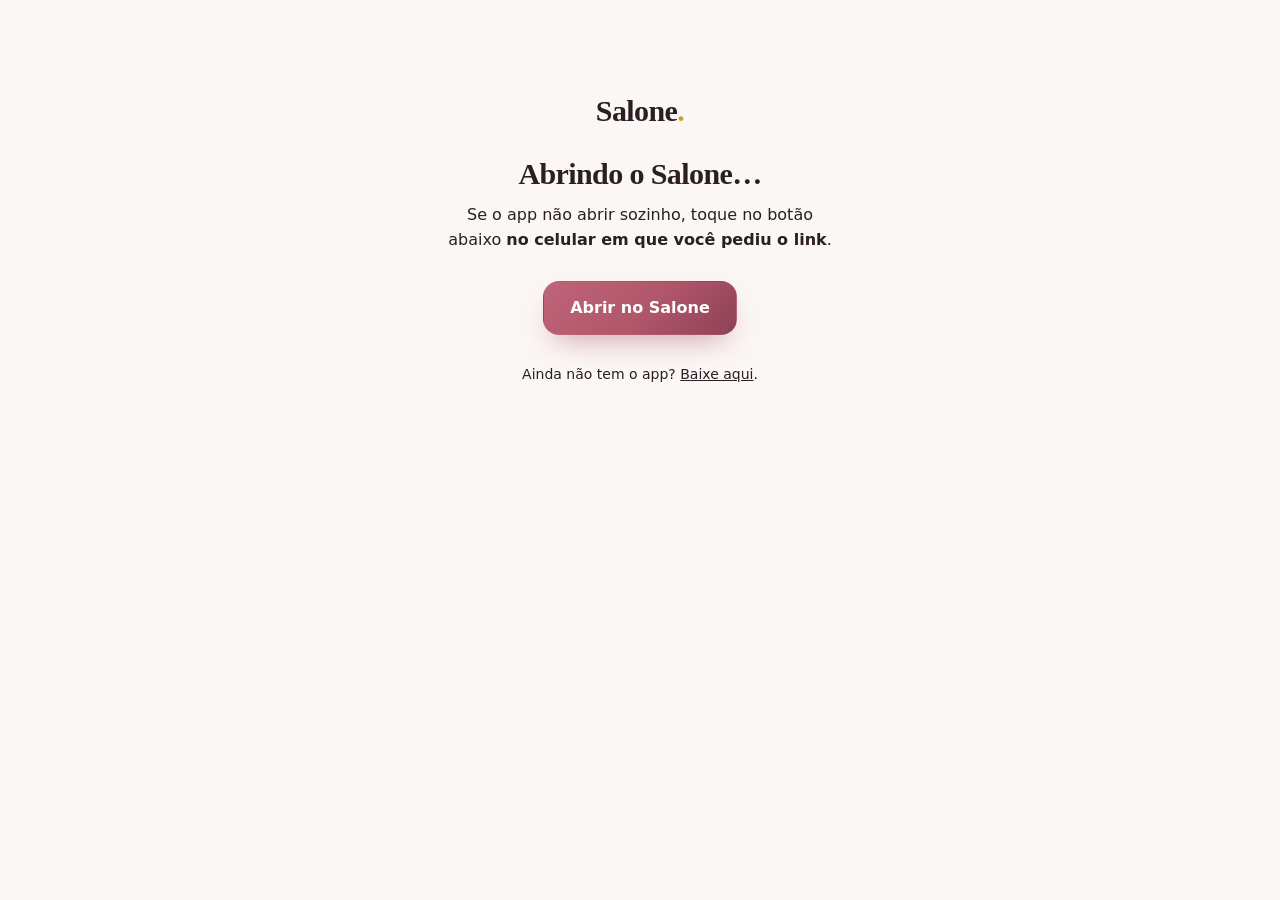
<file: auth.html>
<!doctype html>
<html lang="pt-BR">
<head>
  <meta charset="utf-8">
  <meta name="viewport" content="width=device-width, initial-scale=1">
  <meta http-equiv="Content-Security-Policy" content="default-src 'self'; script-src 'self'; style-src 'self' 'unsafe-inline' https://fonts.googleapis.com; font-src https://fonts.gstatic.com; img-src 'self' data:; connect-src 'self'; object-src 'none'; base-uri 'self'; form-action 'none'; upgrade-insecure-requests">
  <meta name="referrer" content="no-referrer">
  <meta name="robots" content="noindex">
  <title>Abrindo o Salone</title>
  <link rel="icon" href="assets/favicon.svg" type="image/svg+xml">
  <link href="https://fonts.googleapis.com/css2?family=Playfair+Display:wght@700&family=Plus+Jakarta+Sans:wght@400;600;700&display=swap" rel="stylesheet">
  <link rel="stylesheet" href="assets/css/site.css">
</head>
<body>
  <main class="container" style="max-width: 440px; padding: 96px 20px; text-align: center">
    <a class="logo" href="index.html" style="font-size: 30px">Salone<span>.</span></a>
    <h1 style="font-size: 30px; margin: 28px 0 12px">Abrindo o Salone…</h1>
    <p>Se o app não abrir sozinho, toque no botão abaixo <b>no celular em que você pediu o link</b>.</p>
    <p style="margin-top: 28px"><a class="btn btn--primario" id="abrir" href="salone://auth">Abrir no Salone</a></p>
    <p style="margin-top: 28px; font-size: 14px">Ainda não tem o app? <a href="index.html#instalar">Baixe aqui</a>.</p>
  </main>
  <script src="assets/js/auth.js"></script>
</body>
</html>
</file>
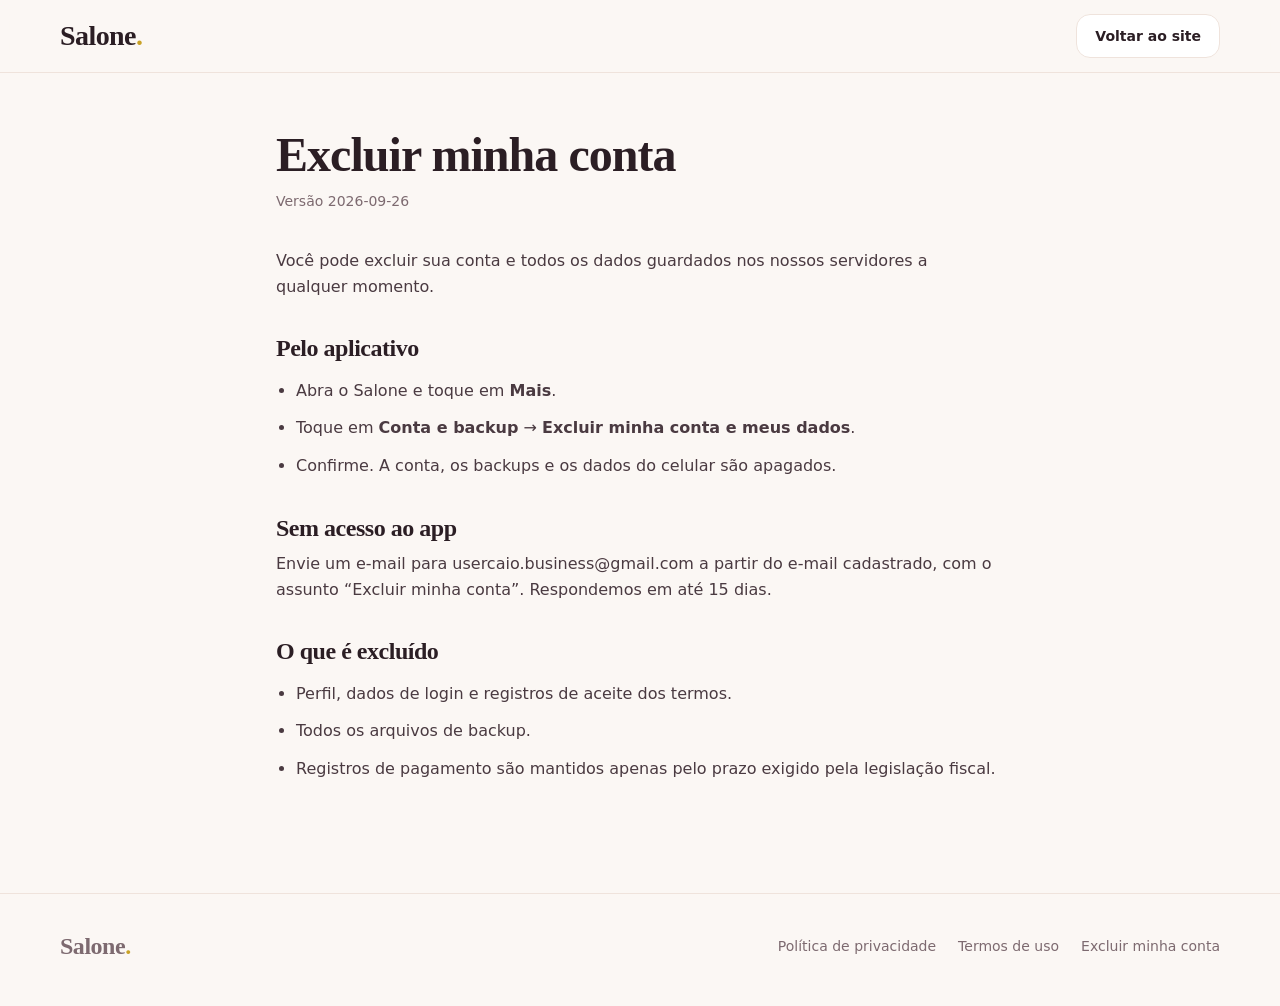
<file: excluir-conta.html>
<!doctype html>
<html lang="pt-BR">
<head>
  <meta charset="utf-8">
  <meta name="viewport" content="width=device-width, initial-scale=1">
  <meta http-equiv="Content-Security-Policy" content="default-src 'self'; script-src 'self'; style-src 'self' 'unsafe-inline' https://fonts.googleapis.com; font-src https://fonts.gstatic.com; img-src 'self' data:; connect-src 'self'; object-src 'none'; base-uri 'self'; form-action 'none'; upgrade-insecure-requests">
  <meta name="referrer" content="strict-origin-when-cross-origin">
  <title>Excluir minha conta — Salone</title>
  <link rel="icon" href="assets/favicon.svg" type="image/svg+xml">
  <link rel="preconnect" href="https://fonts.googleapis.com">
  <link rel="preconnect" href="https://fonts.gstatic.com" crossorigin>
  <link href="https://fonts.googleapis.com/css2?family=Playfair+Display:wght@600;700&family=Plus+Jakarta+Sans:wght@400;600;700&display=swap" rel="stylesheet">
  <link rel="stylesheet" href="assets/css/site.css">
</head>
<body>
  <!-- Gerado a partir de app/assets/legal/*.md — edite lá e gere de novo. -->
  <header class="topo rolou">
    <div class="container topo__conteudo">
      <a class="logo" href="index.html">Salone<span>.</span></a>
      <a class="btn btn--secundario btn--pequeno" href="index.html">Voltar ao site</a>
    </div>
  </header>
  <main class="legal">
    <h1>Excluir minha conta</h1>
    <p class="atualizado">Versão 2026-09-26</p>
    <p>Você pode excluir sua conta e todos os dados guardados nos nossos servidores a qualquer momento.</p>
    <h2>Pelo aplicativo</h2>
    <ul>
      <li>Abra o Salone e toque em <b>Mais</b>.</li>
      <li>Toque em <b>Conta e backup</b> → <b>Excluir minha conta e meus dados</b>.</li>
      <li>Confirme. A conta, os backups e os dados do celular são apagados.</li>
    </ul>
    <h2>Sem acesso ao app</h2>
    <p>Envie um e-mail para usercaio.business@gmail.com a partir do e-mail cadastrado, com o assunto “Excluir minha conta”. Respondemos em até 15 dias.</p>
    <h2>O que é excluído</h2>
    <ul>
      <li>Perfil, dados de login e registros de aceite dos termos.</li>
      <li>Todos os arquivos de backup.</li>
      <li>Registros de pagamento são mantidos apenas pelo prazo exigido pela legislação fiscal.</li>
    </ul>
  </main>
  <footer class="rodape">
    <div class="container rodape__conteudo">
      <a class="logo" href="index.html" style="font-size: 24px">Salone<span>.</span></a>
      <nav aria-label="Links legais">
        <a href="privacidade.html">Política de privacidade</a>
        <a href="termos.html">Termos de uso</a>
        <a href="excluir-conta.html">Excluir minha conta</a>
      </nav>
    </div>
  </footer>
</body>
</html>
</file>
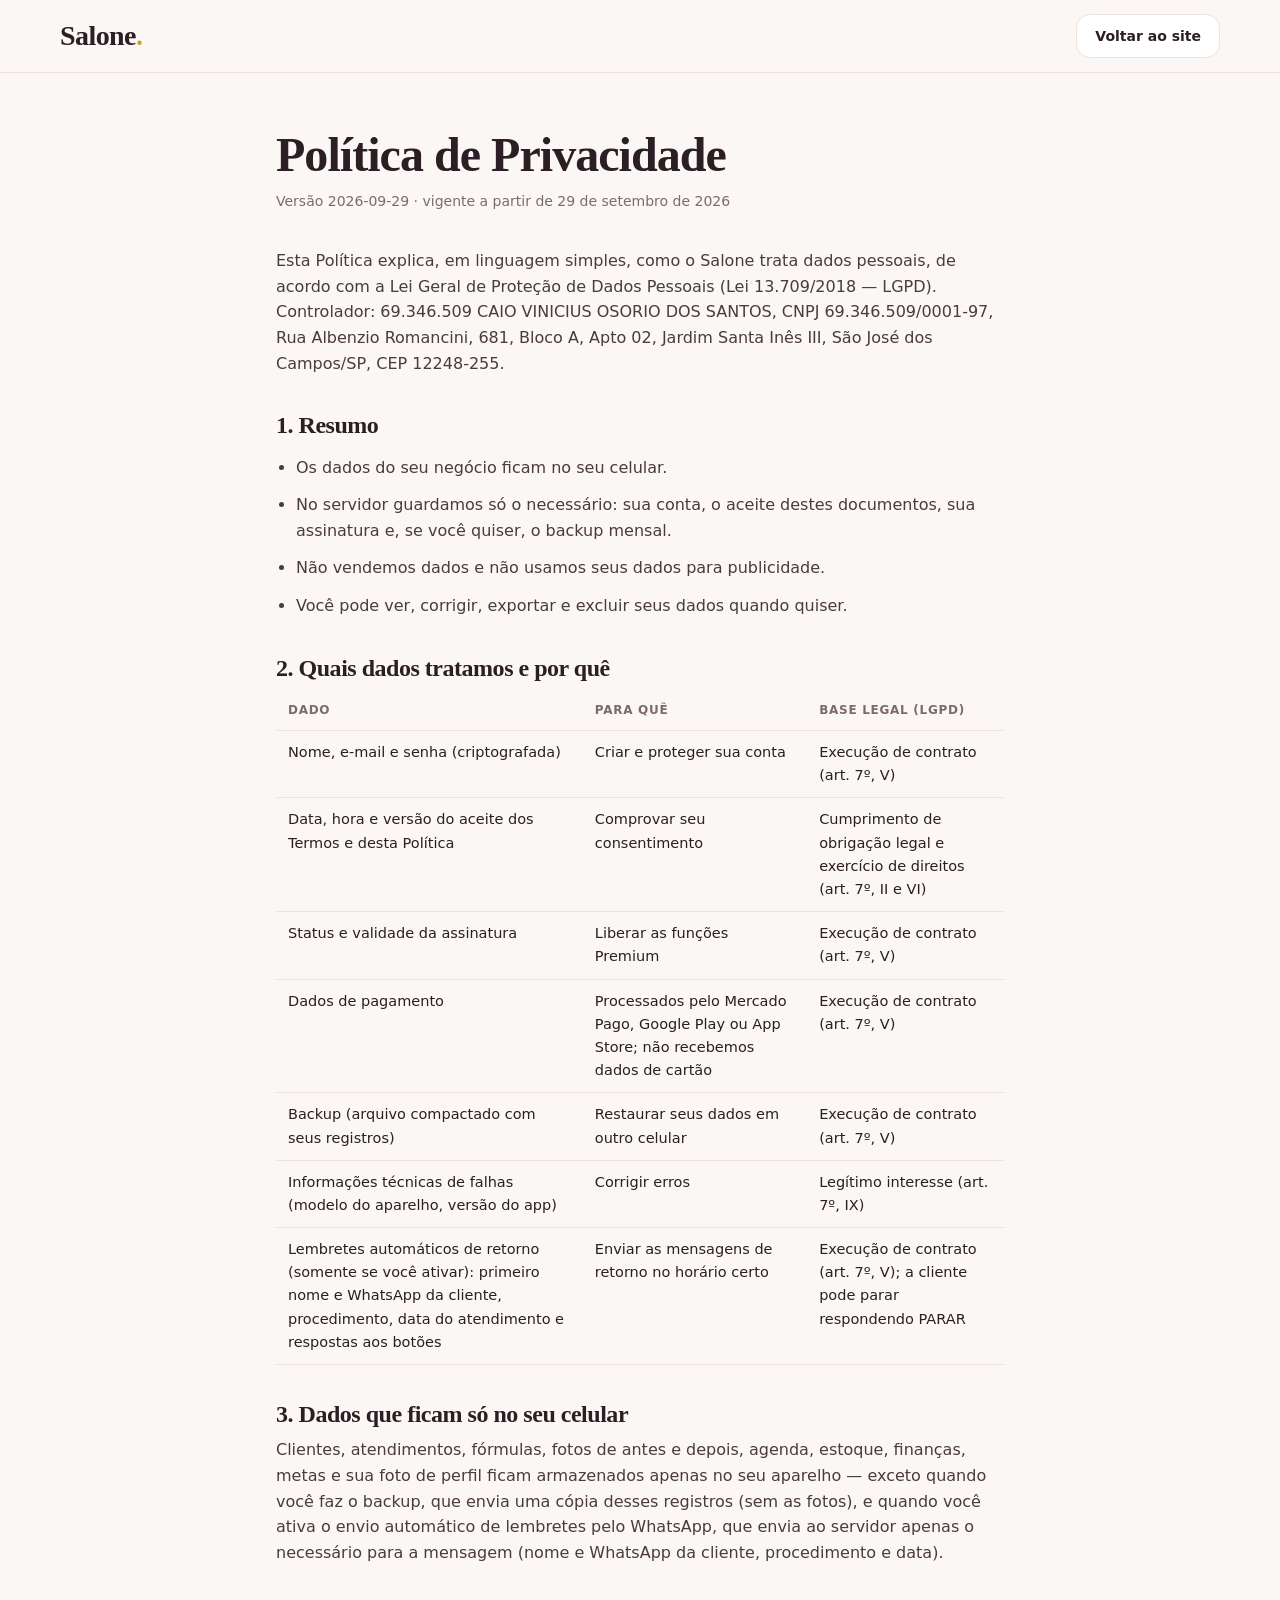
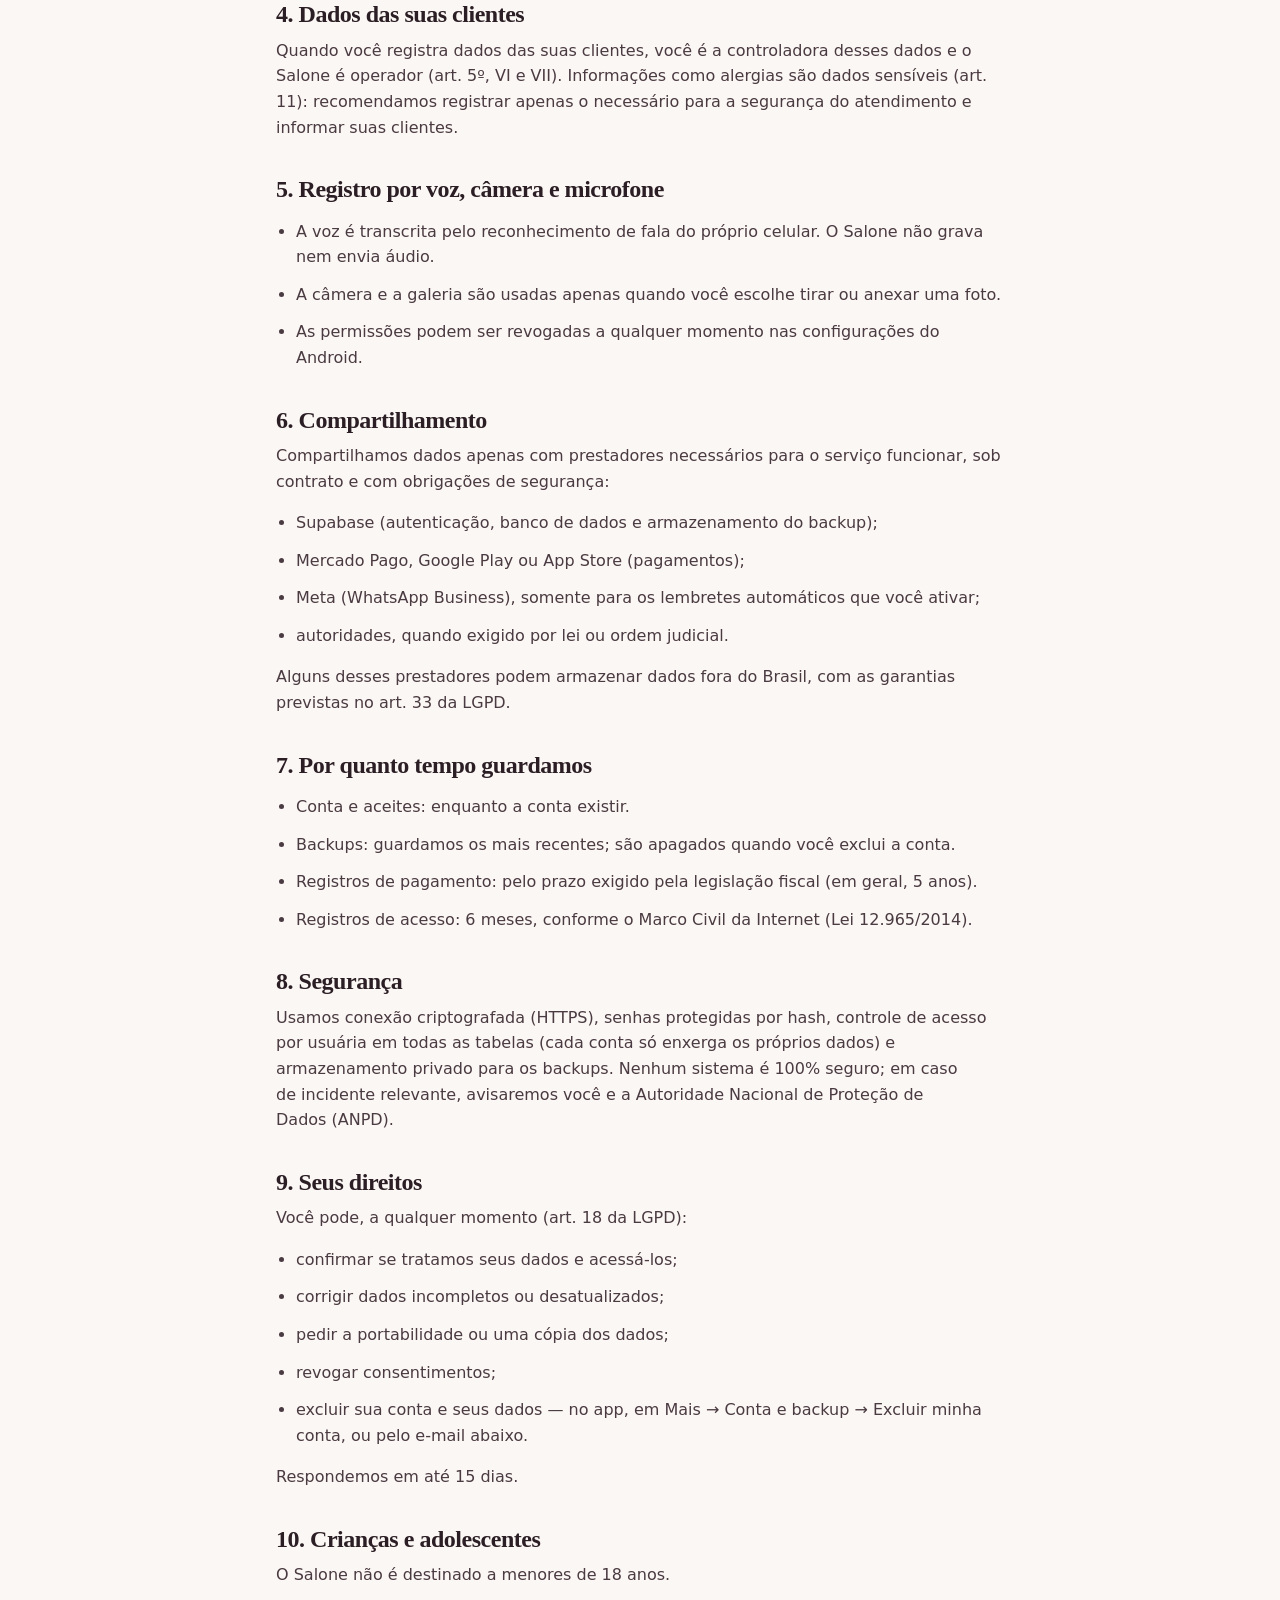
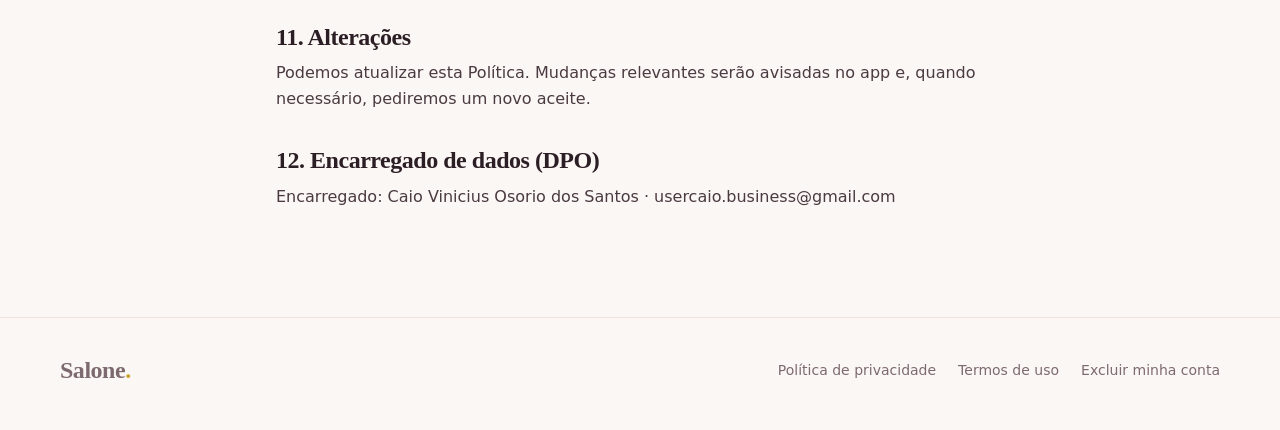
<file: privacidade.html>
<!doctype html>
<html lang="pt-BR">
<head>
  <meta charset="utf-8">
  <meta name="viewport" content="width=device-width, initial-scale=1">
  <meta http-equiv="Content-Security-Policy" content="default-src 'self'; script-src 'self'; style-src 'self' 'unsafe-inline' https://fonts.googleapis.com; font-src https://fonts.gstatic.com; img-src 'self' data:; connect-src 'self'; object-src 'none'; base-uri 'self'; form-action 'none'; upgrade-insecure-requests">
  <meta name="referrer" content="strict-origin-when-cross-origin">
  <title>Política de Privacidade — Salone</title>
  <link rel="icon" href="assets/favicon.svg" type="image/svg+xml">
  <link rel="preconnect" href="https://fonts.googleapis.com">
  <link rel="preconnect" href="https://fonts.gstatic.com" crossorigin>
  <link href="https://fonts.googleapis.com/css2?family=Playfair+Display:wght@600;700&family=Plus+Jakarta+Sans:wght@400;600;700&display=swap" rel="stylesheet">
  <link rel="stylesheet" href="assets/css/site.css">
</head>
<body>
  <!-- Gerado a partir de app/assets/legal/*.md — edite lá e gere de novo. -->
  <header class="topo rolou">
    <div class="container topo__conteudo">
      <a class="logo" href="index.html">Salone<span>.</span></a>
      <a class="btn btn--secundario btn--pequeno" href="index.html">Voltar ao site</a>
    </div>
  </header>
  <main class="legal">
    <h1>Política de Privacidade</h1>
    <p class="atualizado">Versão 2026-09-29 · vigente a partir de 29 de setembro de 2026</p>
    <p>Esta Política explica, em linguagem simples, como o Salone trata dados pessoais, de acordo com a Lei Geral de Proteção de Dados Pessoais (Lei 13.709/2018 — LGPD). Controlador: 69.346.509 CAIO VINICIUS OSORIO DOS SANTOS, CNPJ 69.346.509/0001-97, Rua Albenzio Romancini, 681, Bloco A, Apto 02, Jardim Santa Inês III, São José dos Campos/SP, CEP 12248-255.</p>
    <h2>1. Resumo</h2>
    <ul>
      <li>Os dados do seu negócio ficam no seu celular.</li>
      <li>No servidor guardamos só o necessário: sua conta, o aceite destes documentos, sua assinatura e, se você quiser, o backup mensal.</li>
      <li>Não vendemos dados e não usamos seus dados para publicidade.</li>
      <li>Você pode ver, corrigir, exportar e excluir seus dados quando quiser.</li>
    </ul>
    <h2>2. Quais dados tratamos e por quê</h2>
    <div class="tabela"><table>
      <tr><th>Dado</th><th>Para quê</th><th>Base legal (LGPD)</th></tr>
      <tr><td>Nome, e-mail e senha (criptografada)</td><td>Criar e proteger sua conta</td><td>Execução de contrato (art. 7º, V)</td></tr>
      <tr><td>Data, hora e versão do aceite dos Termos e desta Política</td><td>Comprovar seu consentimento</td><td>Cumprimento de obrigação legal e exercício de direitos (art. 7º, II e VI)</td></tr>
      <tr><td>Status e validade da assinatura</td><td>Liberar as funções Premium</td><td>Execução de contrato (art. 7º, V)</td></tr>
      <tr><td>Dados de pagamento</td><td>Processados pelo Mercado Pago, Google Play ou App Store; não recebemos dados de cartão</td><td>Execução de contrato (art. 7º, V)</td></tr>
      <tr><td>Backup (arquivo compactado com seus registros)</td><td>Restaurar seus dados em outro celular</td><td>Execução de contrato (art. 7º, V)</td></tr>
      <tr><td>Informações técnicas de falhas (modelo do aparelho, versão do app)</td><td>Corrigir erros</td><td>Legítimo interesse (art. 7º, IX)</td></tr>
      <tr><td>Lembretes automáticos de retorno (somente se você ativar): primeiro nome e WhatsApp da cliente, procedimento, data do atendimento e respostas aos botões</td><td>Enviar as mensagens de retorno no horário certo</td><td>Execução de contrato (art. 7º, V); a cliente pode parar respondendo PARAR</td></tr>
    </table></div>
    <h2>3. Dados que ficam só no seu celular</h2>
    <p>Clientes, atendimentos, fórmulas, fotos de antes e depois, agenda, estoque, finanças, metas e sua foto de perfil ficam armazenados apenas no seu aparelho — exceto quando você faz o backup, que envia uma cópia desses registros (sem as fotos), e quando você ativa o envio automático de lembretes pelo WhatsApp, que envia ao servidor apenas o necessário para a mensagem (nome e WhatsApp da cliente, procedimento e data).</p>
    <h2>4. Dados das suas clientes</h2>
    <p>Quando você registra dados das suas clientes, você é a controladora desses dados e o Salone é operador (art. 5º, VI e VII). Informações como alergias são dados sensíveis (art. 11): recomendamos registrar apenas o necessário para a segurança do atendimento e informar suas clientes.</p>
    <h2>5. Registro por voz, câmera e microfone</h2>
    <ul>
      <li>A voz é transcrita pelo reconhecimento de fala do próprio celular. O Salone não grava nem envia áudio.</li>
      <li>A câmera e a galeria são usadas apenas quando você escolhe tirar ou anexar uma foto.</li>
      <li>As permissões podem ser revogadas a qualquer momento nas configurações do Android.</li>
    </ul>
    <h2>6. Compartilhamento</h2>
    <p>Compartilhamos dados apenas com prestadores necessários para o serviço funcionar, sob contrato e com obrigações de segurança:</p>
    <ul>
      <li>Supabase (autenticação, banco de dados e armazenamento do backup);</li>
      <li>Mercado Pago, Google Play ou App Store (pagamentos);</li>
      <li>Meta (WhatsApp Business), somente para os lembretes automáticos que você ativar;</li>
      <li>autoridades, quando exigido por lei ou ordem judicial.</li>
    </ul>
    <p>Alguns desses prestadores podem armazenar dados fora do Brasil, com as garantias previstas no art. 33 da LGPD.</p>
    <h2>7. Por quanto tempo guardamos</h2>
    <ul>
      <li>Conta e aceites: enquanto a conta existir.</li>
      <li>Backups: guardamos os mais recentes; são apagados quando você exclui a conta.</li>
      <li>Registros de pagamento: pelo prazo exigido pela legislação fiscal (em geral, 5 anos).</li>
      <li>Registros de acesso: 6 meses, conforme o Marco Civil da Internet (Lei 12.965/2014).</li>
    </ul>
    <h2>8. Segurança</h2>
    <p>Usamos conexão criptografada (HTTPS), senhas protegidas por hash, controle de acesso por usuária em todas as tabelas (cada conta só enxerga os próprios dados) e armazenamento privado para os backups. Nenhum sistema é 100% seguro; em caso de incidente relevante, avisaremos você e a Autoridade Nacional de Proteção de Dados (ANPD).</p>
    <h2>9. Seus direitos</h2>
    <p>Você pode, a qualquer momento (art. 18 da LGPD):</p>
    <ul>
      <li>confirmar se tratamos seus dados e acessá-los;</li>
      <li>corrigir dados incompletos ou desatualizados;</li>
      <li>pedir a portabilidade ou uma cópia dos dados;</li>
      <li>revogar consentimentos;</li>
      <li>excluir sua conta e seus dados — no app, em Mais → Conta e backup → Excluir minha conta, ou pelo e-mail abaixo.</li>
    </ul>
    <p>Respondemos em até 15 dias.</p>
    <h2>10. Crianças e adolescentes</h2>
    <p>O Salone não é destinado a menores de 18 anos.</p>
    <h2>11. Alterações</h2>
    <p>Podemos atualizar esta Política. Mudanças relevantes serão avisadas no app e, quando necessário, pediremos um novo aceite.</p>
    <h2>12. Encarregado de dados (DPO)</h2>
    <p>Encarregado: Caio Vinicius Osorio dos Santos · usercaio.business@gmail.com</p>
  </main>
  <footer class="rodape">
    <div class="container rodape__conteudo">
      <a class="logo" href="index.html" style="font-size: 24px">Salone<span>.</span></a>
      <nav aria-label="Links legais">
        <a href="privacidade.html">Política de privacidade</a>
        <a href="termos.html">Termos de uso</a>
        <a href="excluir-conta.html">Excluir minha conta</a>
      </nav>
    </div>
  </footer>
</body>
</html>
</file>
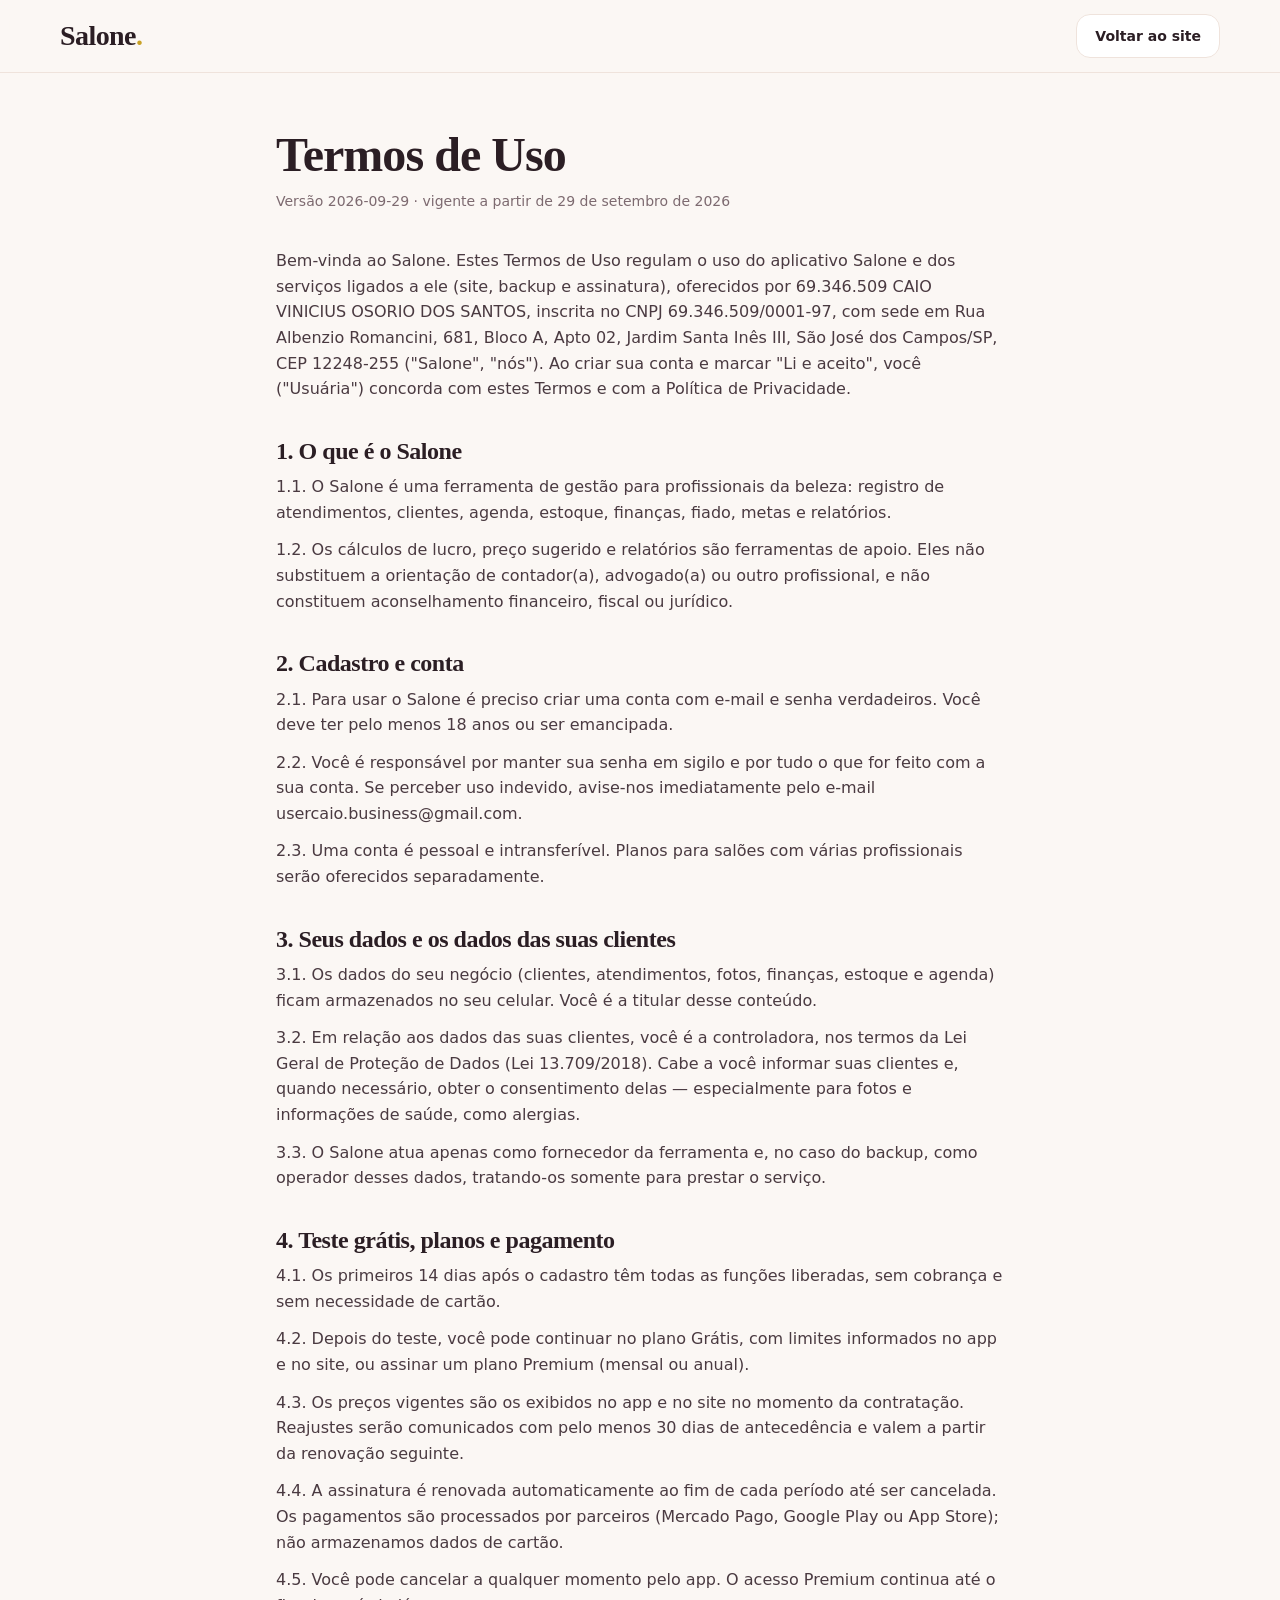
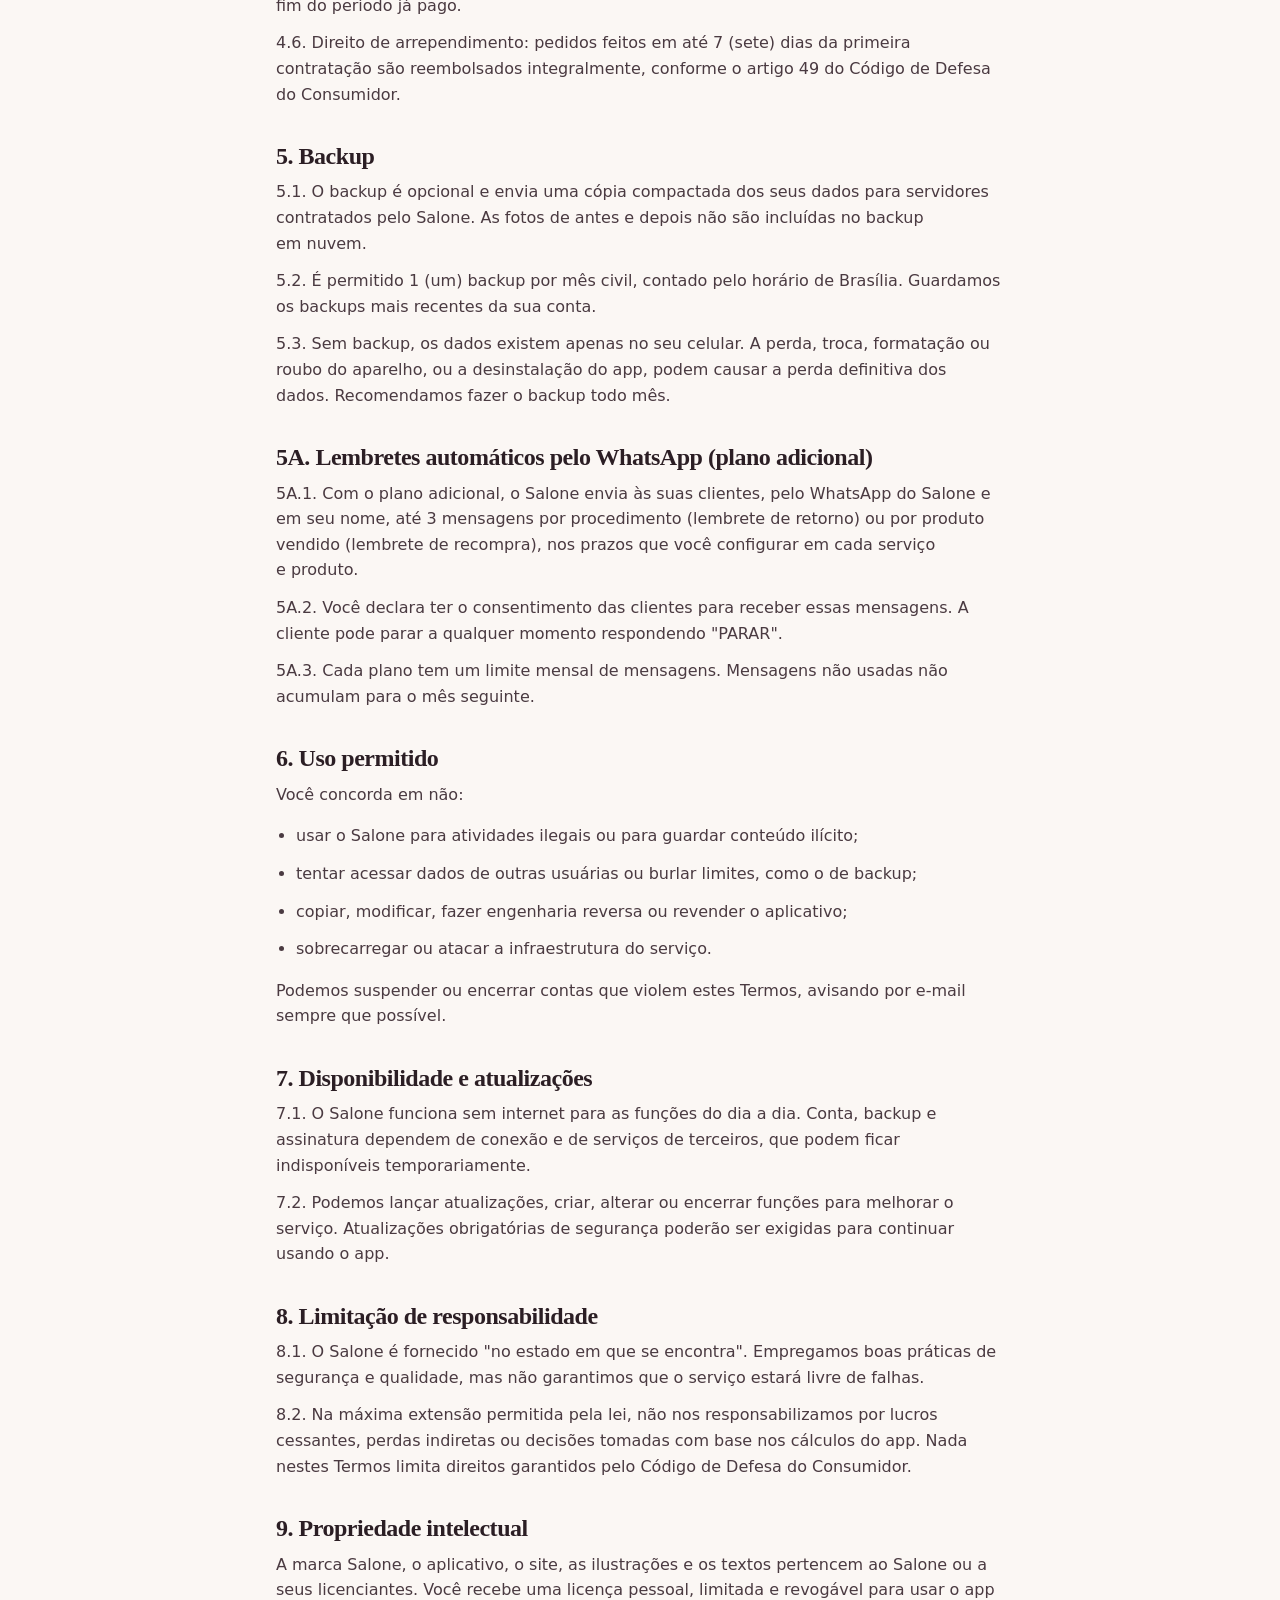
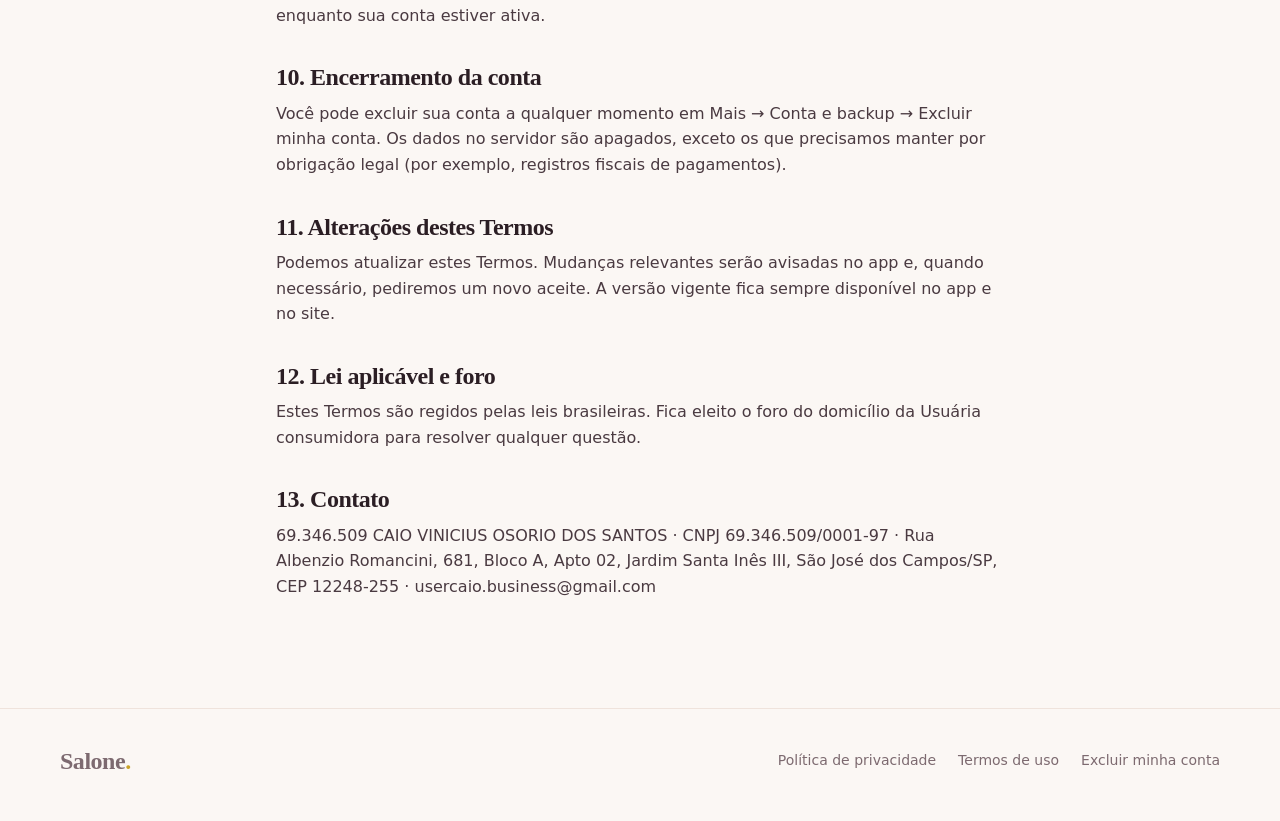
<file: termos.html>
<!doctype html>
<html lang="pt-BR">
<head>
  <meta charset="utf-8">
  <meta name="viewport" content="width=device-width, initial-scale=1">
  <meta http-equiv="Content-Security-Policy" content="default-src 'self'; script-src 'self'; style-src 'self' 'unsafe-inline' https://fonts.googleapis.com; font-src https://fonts.gstatic.com; img-src 'self' data:; connect-src 'self'; object-src 'none'; base-uri 'self'; form-action 'none'; upgrade-insecure-requests">
  <meta name="referrer" content="strict-origin-when-cross-origin">
  <title>Termos de Uso — Salone</title>
  <link rel="icon" href="assets/favicon.svg" type="image/svg+xml">
  <link rel="preconnect" href="https://fonts.googleapis.com">
  <link rel="preconnect" href="https://fonts.gstatic.com" crossorigin>
  <link href="https://fonts.googleapis.com/css2?family=Playfair+Display:wght@600;700&family=Plus+Jakarta+Sans:wght@400;600;700&display=swap" rel="stylesheet">
  <link rel="stylesheet" href="assets/css/site.css">
</head>
<body>
  <!-- Gerado a partir de app/assets/legal/*.md — edite lá e gere de novo. -->
  <header class="topo rolou">
    <div class="container topo__conteudo">
      <a class="logo" href="index.html">Salone<span>.</span></a>
      <a class="btn btn--secundario btn--pequeno" href="index.html">Voltar ao site</a>
    </div>
  </header>
  <main class="legal">
    <h1>Termos de Uso</h1>
    <p class="atualizado">Versão 2026-09-29 · vigente a partir de 29 de setembro de 2026</p>
    <p>Bem-vinda ao Salone. Estes Termos de Uso regulam o uso do aplicativo Salone e dos serviços ligados a ele (site, backup e assinatura), oferecidos por 69.346.509 CAIO VINICIUS OSORIO DOS SANTOS, inscrita no CNPJ 69.346.509/0001-97, com sede em Rua Albenzio Romancini, 681, Bloco A, Apto 02, Jardim Santa Inês III, São José dos Campos/SP, CEP 12248-255 (&quot;Salone&quot;, &quot;nós&quot;). Ao criar sua conta e marcar &quot;Li e aceito&quot;, você (&quot;Usuária&quot;) concorda com estes Termos e com a Política de Privacidade.</p>
    <h2>1. O que é o Salone</h2>
    <p>1.1. O Salone é uma ferramenta de gestão para profissionais da beleza: registro de atendimentos, clientes, agenda, estoque, finanças, fiado, metas e relatórios.</p>
    <p>1.2. Os cálculos de lucro, preço sugerido e relatórios são ferramentas de apoio. Eles não substituem a orientação de contador(a), advogado(a) ou outro profissional, e não constituem aconselhamento financeiro, fiscal ou jurídico.</p>
    <h2>2. Cadastro e conta</h2>
    <p>2.1. Para usar o Salone é preciso criar uma conta com e-mail e senha verdadeiros. Você deve ter pelo menos 18 anos ou ser emancipada.</p>
    <p>2.2. Você é responsável por manter sua senha em sigilo e por tudo o que for feito com a sua conta. Se perceber uso indevido, avise-nos imediatamente pelo e-mail usercaio.business@gmail.com.</p>
    <p>2.3. Uma conta é pessoal e intransferível. Planos para salões com várias profissionais serão oferecidos separadamente.</p>
    <h2>3. Seus dados e os dados das suas clientes</h2>
    <p>3.1. Os dados do seu negócio (clientes, atendimentos, fotos, finanças, estoque e agenda) ficam armazenados no seu celular. Você é a titular desse conteúdo.</p>
    <p>3.2. Em relação aos dados das suas clientes, você é a controladora, nos termos da Lei Geral de Proteção de Dados (Lei 13.709/2018). Cabe a você informar suas clientes e, quando necessário, obter o consentimento delas — especialmente para fotos e informações de saúde, como alergias.</p>
    <p>3.3. O Salone atua apenas como fornecedor da ferramenta e, no caso do backup, como operador desses dados, tratando-os somente para prestar o serviço.</p>
    <h2>4. Teste grátis, planos e pagamento</h2>
    <p>4.1. Os primeiros 14 dias após o cadastro têm todas as funções liberadas, sem cobrança e sem necessidade de cartão.</p>
    <p>4.2. Depois do teste, você pode continuar no plano Grátis, com limites informados no app e no site, ou assinar um plano Premium (mensal ou anual).</p>
    <p>4.3. Os preços vigentes são os exibidos no app e no site no momento da contratação. Reajustes serão comunicados com pelo menos 30 dias de antecedência e valem a partir da renovação seguinte.</p>
    <p>4.4. A assinatura é renovada automaticamente ao fim de cada período até ser cancelada. Os pagamentos são processados por parceiros (Mercado Pago, Google Play ou App Store); não armazenamos dados de cartão.</p>
    <p>4.5. Você pode cancelar a qualquer momento pelo app. O acesso Premium continua até o fim do período já pago.</p>
    <p>4.6. Direito de arrependimento: pedidos feitos em até 7 (sete) dias da primeira contratação são reembolsados integralmente, conforme o artigo 49 do Código de Defesa do Consumidor.</p>
    <h2>5. Backup</h2>
    <p>5.1. O backup é opcional e envia uma cópia compactada dos seus dados para servidores contratados pelo Salone. As fotos de antes e depois não são incluídas no backup em nuvem.</p>
    <p>5.2. É permitido 1 (um) backup por mês civil, contado pelo horário de Brasília. Guardamos os backups mais recentes da sua conta.</p>
    <p>5.3. Sem backup, os dados existem apenas no seu celular. A perda, troca, formatação ou roubo do aparelho, ou a desinstalação do app, podem causar a perda definitiva dos dados. Recomendamos fazer o backup todo mês.</p>
    <h2>5A. Lembretes automáticos pelo WhatsApp (plano adicional)</h2>
    <p>5A.1. Com o plano adicional, o Salone envia às suas clientes, pelo WhatsApp do Salone e em seu nome, até 3 mensagens por procedimento (lembrete de retorno) ou por produto vendido (lembrete de recompra), nos prazos que você configurar em cada serviço e produto.</p>
    <p>5A.2. Você declara ter o consentimento das clientes para receber essas mensagens. A cliente pode parar a qualquer momento respondendo &quot;PARAR&quot;.</p>
    <p>5A.3. Cada plano tem um limite mensal de mensagens. Mensagens não usadas não acumulam para o mês seguinte.</p>
    <h2>6. Uso permitido</h2>
    <p>Você concorda em não:</p>
    <ul>
      <li>usar o Salone para atividades ilegais ou para guardar conteúdo ilícito;</li>
      <li>tentar acessar dados de outras usuárias ou burlar limites, como o de backup;</li>
      <li>copiar, modificar, fazer engenharia reversa ou revender o aplicativo;</li>
      <li>sobrecarregar ou atacar a infraestrutura do serviço.</li>
    </ul>
    <p>Podemos suspender ou encerrar contas que violem estes Termos, avisando por e-mail sempre que possível.</p>
    <h2>7. Disponibilidade e atualizações</h2>
    <p>7.1. O Salone funciona sem internet para as funções do dia a dia. Conta, backup e assinatura dependem de conexão e de serviços de terceiros, que podem ficar indisponíveis temporariamente.</p>
    <p>7.2. Podemos lançar atualizações, criar, alterar ou encerrar funções para melhorar o serviço. Atualizações obrigatórias de segurança poderão ser exigidas para continuar usando o app.</p>
    <h2>8. Limitação de responsabilidade</h2>
    <p>8.1. O Salone é fornecido &quot;no estado em que se encontra&quot;. Empregamos boas práticas de segurança e qualidade, mas não garantimos que o serviço estará livre de falhas.</p>
    <p>8.2. Na máxima extensão permitida pela lei, não nos responsabilizamos por lucros cessantes, perdas indiretas ou decisões tomadas com base nos cálculos do app. Nada nestes Termos limita direitos garantidos pelo Código de Defesa do Consumidor.</p>
    <h2>9. Propriedade intelectual</h2>
    <p>A marca Salone, o aplicativo, o site, as ilustrações e os textos pertencem ao Salone ou a seus licenciantes. Você recebe uma licença pessoal, limitada e revogável para usar o app enquanto sua conta estiver ativa.</p>
    <h2>10. Encerramento da conta</h2>
    <p>Você pode excluir sua conta a qualquer momento em Mais → Conta e backup → Excluir minha conta. Os dados no servidor são apagados, exceto os que precisamos manter por obrigação legal (por exemplo, registros fiscais de pagamentos).</p>
    <h2>11. Alterações destes Termos</h2>
    <p>Podemos atualizar estes Termos. Mudanças relevantes serão avisadas no app e, quando necessário, pediremos um novo aceite. A versão vigente fica sempre disponível no app e no site.</p>
    <h2>12. Lei aplicável e foro</h2>
    <p>Estes Termos são regidos pelas leis brasileiras. Fica eleito o foro do domicílio da Usuária consumidora para resolver qualquer questão.</p>
    <h2>13. Contato</h2>
    <p>69.346.509 CAIO VINICIUS OSORIO DOS SANTOS · CNPJ 69.346.509/0001-97 · Rua Albenzio Romancini, 681, Bloco A, Apto 02, Jardim Santa Inês III, São José dos Campos/SP, CEP 12248-255 · usercaio.business@gmail.com</p>
  </main>
  <footer class="rodape">
    <div class="container rodape__conteudo">
      <a class="logo" href="index.html" style="font-size: 24px">Salone<span>.</span></a>
      <nav aria-label="Links legais">
        <a href="privacidade.html">Política de privacidade</a>
        <a href="termos.html">Termos de uso</a>
        <a href="excluir-conta.html">Excluir minha conta</a>
      </nav>
    </div>
  </footer>
</body>
</html>
</file>
<file: assets/css/site.css>
/* Salone — site de divulgação
   Direção visual: "salão boutique" (nude, rosa queimado, dourado suave). */

:root {
  --rosa: #b0566b;
  --rosa-escuro: #8e4155;
  --rosa-suave: #f7e6ea;
  --nude: #e9d5c8;
  --dourado: #c9a227;
  --dourado-suave: #f3e6bf;
  --fundo: #fbf7f4;
  --superficie: #ffffff;
  --borda: #efe3dc;
  --texto: #2b1e24;
  --texto-suave: #7d6a70;
  --verde: #3f8a68;
  --verde-suave: #e6f2ec;
  --coral: #d2554b;

  --serif: "Playfair Display", Georgia, serif;
  --sans: "Plus Jakarta Sans", system-ui, -apple-system, "Segoe UI", sans-serif;

  --raio: 22px;
  --sombra: 0 30px 60px -30px rgba(43, 30, 36, 0.28), 0 12px 24px -16px rgba(43, 30, 36, 0.18);
  --largura: 1160px;
  --gutter: 16px;

  color-scheme: light;
}

*,
*::before,
*::after {
  box-sizing: border-box;
}

html {
  scroll-behavior: smooth;
  -webkit-text-size-adjust: 100%;
}

body {
  margin: 0;
  background: var(--fundo);
  color: var(--texto);
  font-family: var(--sans);
  font-size: 16px;
  line-height: 1.6;
  -webkit-font-smoothing: antialiased;
  overflow-x: hidden;
}

img {
  max-width: 100%;
  display: block;
}

a {
  color: inherit;
}

h1,
h2,
h3 {
  font-family: var(--serif);
  font-weight: 600;
  letter-spacing: -0.02em;
  line-height: 1.1;
  margin: 0;
  text-wrap: balance;
}

p {
  margin: 0;
  text-wrap: pretty;
}

.container {
  width: min(var(--largura), 100% - var(--gutter) * 2);
  margin-inline: auto;
}

.sr-only {
  position: absolute;
  width: 1px;
  height: 1px;
  overflow: hidden;
  clip: rect(0 0 0 0);
  white-space: nowrap;
}

/* ---------- Botões ---------- */

.btn {
  display: inline-flex;
  align-items: center;
  justify-content: center;
  gap: 10px;
  min-height: 54px;
  padding: 0 26px;
  border-radius: 16px;
  font: 700 16px/1 var(--sans);
  text-decoration: none;
  border: 1px solid transparent;
  cursor: pointer;
  transition: transform 0.2s ease, box-shadow 0.2s ease, background 0.2s ease;
}

.btn:hover {
  transform: translateY(-1px);
}

.btn:focus-visible {
  outline: 3px solid var(--dourado);
  outline-offset: 3px;
}

.btn--primario {
  background: linear-gradient(135deg, #bf6479, var(--rosa) 55%, var(--rosa-escuro));
  color: #fff;
  box-shadow: 0 14px 30px -12px rgba(176, 86, 107, 0.6);
}

.btn--primario:hover {
  box-shadow: 0 18px 36px -12px rgba(176, 86, 107, 0.7);
}

.btn--secundario {
  background: var(--superficie);
  color: var(--texto);
  border-color: var(--borda);
}

.btn--pequeno {
  min-height: 44px;
  padding: 0 18px;
  font-size: 14px;
  border-radius: 14px;
}

.btn svg {
  width: 20px;
  height: 20px;
  flex: none;
}

/* ---------- Topo ---------- */

.faixa {
  background: var(--texto);
  color: #f5ecef;
  font-size: 13.5px;
  text-align: center;
  padding: 9px var(--gutter);
}

.faixa strong {
  color: var(--dourado-suave);
}

.topo {
  position: sticky;
  top: 0;
  z-index: 50;
  background: rgba(251, 247, 244, 0.86);
  backdrop-filter: saturate(1.4) blur(14px);
  -webkit-backdrop-filter: saturate(1.4) blur(14px);
  border-bottom: 1px solid transparent;
  transition: border-color 0.2s ease;
}

.topo.rolou {
  border-bottom-color: var(--borda);
}

.topo__conteudo {
  display: flex;
  align-items: center;
  justify-content: space-between;
  gap: 16px;
  min-height: 72px;
}

.logo {
  font-family: var(--serif);
  font-weight: 700;
  font-size: 28px;
  letter-spacing: -0.02em;
  text-decoration: none;
  line-height: 1;
}

.logo span {
  color: var(--dourado);
}

.nav {
  display: flex;
  gap: 28px;
  font-size: 14.5px;
  font-weight: 600;
}

.nav a {
  text-decoration: none;
  color: var(--texto-suave);
}

.nav a:hover {
  color: var(--rosa);
}

/* ---------- Hero ---------- */

.hero {
  position: relative;
  padding: 56px 0 96px;
  overflow: hidden;
}

.hero::before {
  content: "";
  position: absolute;
  inset: -20% -10% auto auto;
  width: 900px;
  height: 900px;
  background: radial-gradient(closest-side, rgba(176, 86, 107, 0.16), transparent 70%);
  pointer-events: none;
}

.hero::after {
  content: "";
  position: absolute;
  left: -200px;
  bottom: -260px;
  width: 700px;
  height: 700px;
  background: radial-gradient(closest-side, rgba(201, 162, 39, 0.14), transparent 70%);
  pointer-events: none;
}

.hero__grade {
  position: relative;
  z-index: 1;
  display: grid;
  grid-template-columns: 1.05fr 1fr;
  gap: 48px;
  align-items: center;
}

.selo {
  display: inline-flex;
  align-items: center;
  gap: 8px;
  padding: 7px 14px 7px 8px;
  border-radius: 999px;
  background: var(--superficie);
  border: 1px solid var(--borda);
  font-size: 13.5px;
  font-weight: 600;
  color: var(--texto-suave);
}

.selo b {
  background: var(--rosa-suave);
  color: var(--rosa);
  border-radius: 999px;
  padding: 3px 10px;
  font-size: 12px;
}

.hero h1 {
  font-size: clamp(40px, 5.6vw, 68px);
  margin: 22px 0 20px;
}

.hero h1 em {
  font-style: italic;
  font-weight: 500;
  color: var(--rosa);
}

.hero__sub {
  font-size: clamp(17px, 1.6vw, 19px);
  color: var(--texto-suave);
  max-width: 34em;
}

.hero__acoes {
  display: flex;
  flex-wrap: wrap;
  gap: 12px;
  margin-top: 32px;
}

.hero__nota {
  margin-top: 16px;
  font-size: 13.5px;
  color: var(--texto-suave);
  display: flex;
  flex-wrap: wrap;
  gap: 6px 18px;
}

.hero__nota span::before {
  content: "✓";
  color: var(--verde);
  font-weight: 800;
  margin-right: 6px;
}

.hero__palco {
  position: relative;
  display: flex;
  justify-content: center;
  align-items: flex-end;
  min-height: 640px;
}

.hero__palco .phone--frente {
  width: 300px;
  z-index: 2;
  transform: rotate(-2deg);
}

.hero__palco .phone--tras {
  position: absolute;
  width: 260px;
  right: 2%;
  top: 36px;
  z-index: 1;
  transform: rotate(7deg);
  opacity: 0.96;
}

.flutuante {
  position: absolute;
  z-index: 3;
  display: flex;
  align-items: center;
  gap: 12px;
  padding: 12px 16px;
  background: rgba(255, 255, 255, 0.92);
  backdrop-filter: blur(10px);
  -webkit-backdrop-filter: blur(10px);
  border: 1px solid var(--borda);
  border-radius: 18px;
  box-shadow: var(--sombra);
  font-size: 13px;
  line-height: 1.3;
  animation: flutuar 6s ease-in-out infinite;
}

.flutuante strong {
  display: block;
  font-size: 16px;
  font-family: var(--serif);
}

.flutuante .icone {
  width: 38px;
  height: 38px;
  border-radius: 50%;
  display: grid;
  place-items: center;
  flex: none;
}

.flutuante--lucro {
  left: 0;
  top: 120px;
}

.flutuante--lucro .icone {
  background: var(--verde-suave);
  color: var(--verde);
}

.flutuante--lucro strong {
  color: var(--verde);
}

.flutuante--voz {
  left: 4%;
  bottom: 70px;
  animation-delay: -3s;
  max-width: 250px;
}

.flutuante--voz .icone {
  background: var(--rosa-suave);
  color: var(--rosa);
}

.flutuante--voz em {
  font-family: var(--serif);
  font-size: 14px;
}

@keyframes flutuar {
  0%,
  100% {
    transform: translateY(0);
  }
  50% {
    transform: translateY(-8px);
  }
}

/* ---------- Mockup de celular ---------- */

.phone {
  --moldura: 3.6cqw;
  position: relative;
  width: 280px;
  container-type: inline-size;
  flex: none;
}

.phone__frame {
  position: relative;
  padding: var(--moldura);
  border-radius: 17.5cqw;
  background: linear-gradient(145deg, #3a3538 0%, #161315 45%, #2a2629 100%);
  box-shadow:
    0 0 0 1.5px #a59fa3,
    0 0 0 3px #3b3739,
    inset 0 0 0 1.5px rgba(255, 255, 255, 0.14),
    0 60px 90px -40px rgba(43, 30, 36, 0.55),
    0 30px 50px -30px rgba(43, 30, 36, 0.35);
}

/* Botões laterais: volume e silencioso à esquerda, power à direita. */
.phone__frame::before,
.phone__frame::after {
  content: "";
  position: absolute;
  width: 1.3cqw;
  border-radius: 2px;
  background: linear-gradient(90deg, #6f696d, #a59fa3 60%, #5d585b);
}

.phone__frame::before {
  left: -1.9cqw;
  top: 21%;
  height: 10%;
  box-shadow: 0 -8.5cqw 0 -0.1cqw #8b8588, 0 13cqw 0 0 #8b8588;
}

.phone__frame::after {
  right: -1.9cqw;
  top: 27%;
  height: 16%;
}

.phone__screen {
  position: relative;
  aspect-ratio: 390 / 844;
  border-radius: 14cqw;
  overflow: hidden;
  background: var(--fundo);
  isolation: isolate;
}

.phone__screen img {
  width: 100%;
  height: 100%;
  object-fit: cover;
  object-position: top;
}

.phone__island {
  position: absolute;
  z-index: 3;
  top: 3.2cqw;
  left: 50%;
  width: 31%;
  height: 8.8cqw;
  transform: translateX(-50%);
  border-radius: 999px;
  background: #0a0a0b;
}

.phone__island::after {
  content: "";
  position: absolute;
  right: 12%;
  top: 50%;
  width: 2.8cqw;
  height: 2.8cqw;
  transform: translateY(-50%);
  border-radius: 50%;
  background: radial-gradient(circle at 35% 35%, #2c3b5a, #0b0e16 70%);
}

.phone__status {
  position: absolute;
  z-index: 2;
  inset: 0 0 auto 0;
  height: 14.4cqw;
  display: flex;
  align-items: center;
  justify-content: space-between;
  padding: 0.6cqw 8.5cqw 0 10.5cqw;
  font: 700 4.6cqw/1 var(--sans);
  letter-spacing: -0.02em;
  color: var(--texto);
}

.phone__status svg {
  height: 3.6cqw;
  width: auto;
}

.phone__icones {
  display: flex;
  align-items: center;
  gap: 1.5cqw;
}

.phone--escuro .phone__status {
  color: #f5ecef;
}

.phone--escuro .phone__screen {
  background: #161213;
}

/* Brilho sutil no vidro. */
.phone__screen::after {
  content: "";
  position: absolute;
  inset: 0;
  z-index: 4;
  pointer-events: none;
  background: linear-gradient(115deg, rgba(255, 255, 255, 0.12) 0%, transparent 28%);
}

/* ---------- Seções ---------- */

.secao {
  padding: 104px 0;
}

.secao--clara {
  background: var(--superficie);
  border-block: 1px solid var(--borda);
}

.rotulo {
  display: inline-block;
  font-size: 12.5px;
  font-weight: 800;
  letter-spacing: 0.14em;
  text-transform: uppercase;
  color: var(--rosa);
  margin-bottom: 14px;
}

.cabecalho {
  text-align: center;
  max-width: 720px;
  margin: 0 auto 64px;
}

.cabecalho h2 {
  font-size: clamp(32px, 4vw, 48px);
}

.cabecalho p {
  margin-top: 16px;
  color: var(--texto-suave);
  font-size: 18px;
}

/* Problema */
.dores {
  display: grid;
  grid-template-columns: repeat(4, 1fr);
  gap: 16px;
}

.dor {
  background: var(--superficie);
  border: 1px solid var(--borda);
  border-radius: var(--raio);
  padding: 24px;
}

.dor .emoji {
  font-size: 26px;
  line-height: 1;
}

.dor h3 {
  font-size: 20px;
  margin: 14px 0 8px;
}

.dor p {
  color: var(--texto-suave);
  font-size: 15px;
}

/* Diferenciais: texto + celular alternados */
.diferencial {
  display: grid;
  grid-template-columns: 1fr 1fr;
  gap: 72px;
  align-items: center;
}

.diferencial + .diferencial {
  margin-top: 120px;
}

.diferencial--invertido .diferencial__texto {
  order: 2;
}

.diferencial__numero {
  font-family: var(--serif);
  font-size: 15px;
  font-style: italic;
  color: var(--dourado);
  margin-bottom: 10px;
  display: block;
}

.diferencial h3 {
  font-size: clamp(30px, 3.4vw, 42px);
}

.diferencial__texto > p {
  margin-top: 18px;
  font-size: 18px;
  color: var(--texto-suave);
}

.lista-check {
  list-style: none;
  padding: 0;
  margin: 26px 0 0;
  display: grid;
  gap: 12px;
}

.lista-check li {
  display: flex;
  gap: 12px;
  align-items: flex-start;
}

.lista-check li::before {
  content: "";
  flex: none;
  width: 22px;
  height: 22px;
  margin-top: 2px;
  border-radius: 50%;
  background: var(--verde-suave)
    url("data:image/svg+xml,%3Csvg xmlns='http://www.w3.org/2000/svg' viewBox='0 0 24 24' fill='none' stroke='%233f8a68' stroke-width='3' stroke-linecap='round' stroke-linejoin='round'%3E%3Cpath d='M5 12.5l4.5 4.5L19 7.5'/%3E%3C/svg%3E")
    center / 13px no-repeat;
}

.citacao-voz {
  margin-top: 26px;
  padding: 18px 22px;
  border-left: 3px solid var(--rosa);
  background: var(--rosa-suave);
  border-radius: 0 16px 16px 0;
  font-family: var(--serif);
  font-style: italic;
  font-size: 20px;
  line-height: 1.4;
}

.diferencial__visual {
  position: relative;
  display: flex;
  justify-content: center;
}

.diferencial__visual::before {
  content: "";
  position: absolute;
  inset: 8% 6%;
  border-radius: 40px;
  background: linear-gradient(160deg, var(--rosa-suave), rgba(243, 230, 191, 0.55));
  z-index: 0;
}

.diferencial__visual .phone {
  z-index: 2;
  width: 290px;
}

/* O segundo celular fica atrás, mostrando só a lateral. */
.diferencial__visual .phone + .phone {
  z-index: 1;
  margin-left: -110px;
  margin-top: 110px;
  width: 240px;
  transform: rotate(5deg);
}

/* Galeria de telas */
.galeria {
  display: flex;
  gap: 28px;
  overflow-x: auto;
  padding: 20px var(--gutter) 60px;
  scroll-snap-type: x mandatory;
  scrollbar-width: thin;
  scrollbar-color: var(--nude) transparent;
}

.galeria figure {
  margin: 0;
  scroll-snap-align: center;
  display: flex;
  flex-direction: column;
  align-items: center;
  gap: 18px;
}

.galeria .phone {
  width: 240px;
}

.galeria figcaption {
  text-align: center;
  font-size: 14px;
  color: var(--texto-suave);
  max-width: 220px;
}

.galeria figcaption strong {
  display: block;
  color: var(--texto);
  font-size: 15px;
}

@media (min-width: 1300px) {
  .galeria {
    justify-content: center;
    flex-wrap: wrap;
  }
}

/* Recursos em grade */
.recursos {
  display: grid;
  grid-template-columns: repeat(3, 1fr);
  gap: 16px;
}

.recurso {
  padding: 26px;
  border-radius: var(--raio);
  background: var(--fundo);
  border: 1px solid var(--borda);
}

.recurso .ico {
  width: 44px;
  height: 44px;
  border-radius: 50%;
  display: grid;
  place-items: center;
  background: var(--rosa-suave);
  color: var(--rosa);
}

.recurso .ico svg {
  width: 22px;
  height: 22px;
}

.recurso h3 {
  font-size: 20px;
  margin: 16px 0 6px;
}

.recurso p {
  color: var(--texto-suave);
  font-size: 15px;
}

/* Calculadora "se paga" */
.conta {
  display: grid;
  grid-template-columns: 1.1fr 1fr;
  gap: 40px;
  align-items: center;
  padding: 48px;
  border-radius: 32px;
  background: linear-gradient(140deg, #3a2530, var(--texto) 60%);
  color: #f5ecef;
  position: relative;
  overflow: hidden;
}

.conta::after {
  content: "";
  position: absolute;
  right: -120px;
  top: -120px;
  width: 360px;
  height: 360px;
  border-radius: 50%;
  border: 1px solid rgba(201, 162, 39, 0.35);
}

.conta h2 {
  font-size: clamp(30px, 3.6vw, 44px);
  color: #fff;
}

.conta p {
  color: rgba(245, 236, 239, 0.78);
  margin-top: 14px;
  font-size: 17px;
}

.conta__painel {
  position: relative;
  z-index: 1;
  background: rgba(255, 255, 255, 0.06);
  border: 1px solid rgba(255, 255, 255, 0.12);
  border-radius: 24px;
  padding: 26px;
}

.conta__painel label {
  display: flex;
  justify-content: space-between;
  font-size: 14px;
  font-weight: 600;
  color: rgba(245, 236, 239, 0.85);
}

.conta__painel input[type="range"] {
  width: 100%;
  margin: 12px 0 22px;
  accent-color: var(--dourado);
}

.conta__resultado {
  border-top: 1px solid rgba(255, 255, 255, 0.12);
  padding-top: 18px;
  font-size: 15px;
}

.conta__resultado strong {
  display: block;
  font-family: var(--serif);
  font-size: 40px;
  color: var(--dourado-suave);
  line-height: 1.1;
  margin-top: 4px;
}

/* Depoimentos */
.depoimentos {
  display: grid;
  grid-template-columns: repeat(3, 1fr);
  gap: 16px;
}

.depoimento {
  background: var(--superficie);
  border: 1px solid var(--borda);
  border-radius: var(--raio);
  padding: 28px;
  display: flex;
  flex-direction: column;
  gap: 20px;
}

.depoimento blockquote {
  margin: 0;
  font-family: var(--serif);
  font-size: 19px;
  line-height: 1.45;
}

.depoimento footer {
  margin-top: auto;
  display: flex;
  align-items: center;
  gap: 12px;
  font-size: 14px;
  color: var(--texto-suave);
}

.depoimento footer b {
  display: block;
  color: var(--texto);
}

.avatar {
  width: 42px;
  height: 42px;
  border-radius: 50%;
  display: grid;
  place-items: center;
  font-family: var(--serif);
  font-weight: 600;
  background: var(--rosa-suave);
  color: var(--rosa);
  flex: none;
}

/* Preços */
.precos {
  display: grid;
  grid-template-columns: repeat(3, 1fr);
  gap: 16px;
  align-items: stretch;
}

.plano {
  position: relative;
  display: flex;
  flex-direction: column;
  padding: 32px 28px;
  border-radius: 26px;
  background: var(--superficie);
  border: 1px solid var(--borda);
}

.plano--destaque {
  border: 2px solid var(--rosa);
  box-shadow: var(--sombra);
}

.plano__etiqueta {
  position: absolute;
  top: -14px;
  left: 50%;
  transform: translateX(-50%);
  padding: 6px 14px;
  border-radius: 999px;
  background: var(--rosa);
  color: #fff;
  font-size: 12px;
  font-weight: 800;
  letter-spacing: 0.06em;
  white-space: nowrap;
}

.plano h3 {
  font-size: 24px;
}

.plano__desc {
  color: var(--texto-suave);
  font-size: 14.5px;
  margin-top: 6px;
}

.plano__preco {
  margin: 22px 0 4px;
  font-family: var(--serif);
  font-size: 46px;
  font-weight: 600;
  line-height: 1;
}

.plano__preco small {
  font-family: var(--sans);
  font-size: 15px;
  font-weight: 600;
  color: var(--texto-suave);
}

.plano__obs {
  font-size: 13.5px;
  color: var(--texto-suave);
  min-height: 1.6em;
}

.plano .lista-check {
  margin: 24px 0 28px;
  font-size: 15px;
}

.plano .btn {
  margin-top: auto;
}

.garantia {
  margin-top: 28px;
  text-align: center;
  color: var(--texto-suave);
  font-size: 15px;
}

.fundadora {
  margin: 0 auto 40px;
  max-width: 760px;
  display: flex;
  align-items: center;
  gap: 16px;
  padding: 16px 22px;
  border-radius: 18px;
  background: var(--dourado-suave);
  border: 1px solid rgba(201, 162, 39, 0.35);
  font-size: 15px;
}

.fundadora b {
  font-family: var(--serif);
  font-size: 18px;
}

/* Instalação */
.instalar {
  display: grid;
  grid-template-columns: 1fr 1fr;
  gap: 48px;
  align-items: start;
}

.abas {
  display: inline-flex;
  padding: 5px;
  gap: 4px;
  border-radius: 14px;
  background: var(--fundo);
  border: 1px solid var(--borda);
  margin-bottom: 22px;
}

.abas button {
  border: 0;
  background: transparent;
  font: 600 14px/1 var(--sans);
  color: var(--texto-suave);
  padding: 11px 16px;
  border-radius: 10px;
  cursor: pointer;
  min-height: 40px;
}

.abas button[aria-selected="true"] {
  background: var(--superficie);
  color: var(--rosa);
  box-shadow: 0 2px 8px rgba(43, 30, 36, 0.08);
}

.passos {
  list-style: none;
  padding: 0;
  margin: 0;
  display: grid;
  gap: 14px;
  counter-reset: passo;
}

.passos li {
  counter-increment: passo;
  display: grid;
  grid-template-columns: 40px 1fr;
  gap: 14px;
  padding: 18px;
  border-radius: 18px;
  background: var(--superficie);
  border: 1px solid var(--borda);
}

.passos li::before {
  content: counter(passo);
  width: 40px;
  height: 40px;
  border-radius: 50%;
  display: grid;
  place-items: center;
  background: var(--rosa);
  color: #fff;
  font-family: var(--serif);
  font-weight: 700;
  font-size: 18px;
}

.passos b {
  display: block;
  margin-bottom: 2px;
}

.passos span {
  color: var(--texto-suave);
  font-size: 15px;
}

.aviso {
  margin-top: 18px;
  padding: 16px 18px;
  border-radius: 16px;
  background: var(--verde-suave);
  color: #2f6b50;
  font-size: 14.5px;
}

/* FAQ */
.faq {
  max-width: 780px;
  margin: 0 auto;
  display: grid;
  gap: 12px;
}

.faq details {
  background: var(--superficie);
  border: 1px solid var(--borda);
  border-radius: 18px;
  padding: 0 22px;
}

.faq summary {
  cursor: pointer;
  list-style: none;
  padding: 20px 32px 20px 0;
  font-weight: 700;
  position: relative;
}

.faq summary::-webkit-details-marker {
  display: none;
}

.faq summary::after {
  content: "+";
  position: absolute;
  right: 0;
  top: 50%;
  transform: translateY(-50%);
  font-size: 24px;
  font-weight: 400;
  color: var(--rosa);
  transition: transform 0.2s ease;
}

.faq details[open] summary::after {
  transform: translateY(-50%) rotate(45deg);
}

.faq details p {
  padding-bottom: 20px;
  color: var(--texto-suave);
}

/* CTA final */
.cta-final {
  text-align: center;
  padding: 96px 0 110px;
  background:
    radial-gradient(closest-side at 50% 0%, rgba(176, 86, 107, 0.14), transparent),
    var(--fundo);
}

.cta-final h2 {
  font-size: clamp(34px, 4.6vw, 56px);
  max-width: 820px;
  margin: 0 auto;
}

.cta-final p {
  color: var(--texto-suave);
  margin: 18px auto 32px;
  font-size: 18px;
}

/* Rodapé */
.rodape {
  border-top: 1px solid var(--borda);
  padding: 40px 0 48px;
  font-size: 14px;
  color: var(--texto-suave);
}

.rodape__conteudo {
  display: flex;
  flex-wrap: wrap;
  justify-content: space-between;
  gap: 20px;
  align-items: center;
}

.rodape nav {
  display: flex;
  flex-wrap: wrap;
  gap: 8px 22px;
}

.rodape a {
  text-decoration: none;
}

.rodape a:hover {
  color: var(--rosa);
}

/* Barra fixa de download no celular */
.barra-download {
  display: none;
}

/* Entrada suave ao rolar */
.revelar {
  opacity: 0;
  transform: translateY(24px);
  transition: opacity 0.7s ease, transform 0.7s ease;
}

.revelar.visivel {
  opacity: 1;
  transform: none;
}

@media (prefers-reduced-motion: reduce) {
  .revelar {
    opacity: 1;
    transform: none;
    transition: none;
  }
  .flutuante {
    animation: none;
  }
  html {
    scroll-behavior: auto;
  }
}

/* ---------- Responsivo ---------- */

@media (max-width: 1024px) {
  .nav {
    display: none;
  }
  .hero__grade,
  .diferencial,
  .conta,
  .instalar {
    grid-template-columns: 1fr;
  }
  .hero {
    padding-top: 36px;
  }
  .hero__texto {
    text-align: center;
  }
  .hero__sub {
    margin-inline: auto;
  }
  .hero__acoes,
  .hero__nota {
    justify-content: center;
  }
  .diferencial {
    gap: 40px;
  }
  .diferencial--invertido .diferencial__texto {
    order: 0;
  }
  .dores,
  .recursos {
    grid-template-columns: repeat(2, 1fr);
  }
  .depoimentos,
  .precos {
    grid-template-columns: 1fr;
    max-width: 520px;
    margin-inline: auto;
  }
  .conta {
    padding: 32px 24px;
  }
}

@media (max-width: 640px) {
  .secao {
    padding: 72px 0;
  }
  .cabecalho {
    margin-bottom: 40px;
  }
  .topo .btn {
    display: none;
  }
  .hero__palco {
    min-height: 0;
    padding-top: 12px;
  }
  .hero__palco .phone--frente {
    width: 240px;
  }
  .hero__palco .phone--tras {
    width: 200px;
    right: -18px;
    top: 30px;
  }
  .flutuante--lucro {
    left: -4px;
    top: 50px;
  }
  .flutuante--voz {
    left: -4px;
    bottom: 26px;
    max-width: 200px;
  }
  .flutuante {
    padding: 10px 12px;
    font-size: 12px;
  }
  .flutuante strong {
    font-size: 14px;
  }
  .dores,
  .recursos {
    grid-template-columns: 1fr;
  }
  .diferencial + .diferencial {
    margin-top: 80px;
  }
  .diferencial__visual .phone {
    width: 230px;
  }
  .diferencial__visual .phone + .phone {
    width: 190px;
    margin-left: -80px;
    margin-top: 70px;
  }
  .galeria .phone {
    width: 210px;
  }
  .barra-download {
    display: flex;
    position: fixed;
    z-index: 60;
    inset: auto 12px 12px 12px;
    padding: 10px;
    gap: 10px;
    align-items: center;
    border-radius: 20px;
    background: rgba(255, 255, 255, 0.95);
    backdrop-filter: blur(12px);
    -webkit-backdrop-filter: blur(12px);
    border: 1px solid var(--borda);
    box-shadow: var(--sombra);
    transform: translateY(140%);
    transition: transform 0.3s ease;
  }
  .barra-download.mostrar {
    transform: none;
  }
  .barra-download p {
    flex: 1;
    font-size: 13px;
    line-height: 1.3;
    padding-left: 6px;
  }
  .barra-download p b {
    display: block;
    font-size: 14px;
  }
  .rodape {
    padding-bottom: 110px;
  }
}

/* ---------- Páginas legais ---------- */

.legal {
  max-width: 760px;
  margin: 0 auto;
  padding: 56px var(--gutter) 96px;
}

.legal h1 {
  font-size: clamp(34px, 5vw, 48px);
  margin-bottom: 8px;
}

.legal .atualizado {
  color: var(--texto-suave);
  font-size: 14px;
  margin-bottom: 36px;
}

.legal h2 {
  font-size: 24px;
  margin: 36px 0 10px;
}

.legal p,
.legal li {
  color: #4a3a41;
  margin-bottom: 12px;
}

.legal ul {
  padding-left: 20px;
}

/* Colunas de grid podem encolher abaixo do conteúdo (evita rolagem lateral no celular). */
.hero__grade > *,
.diferencial > *,
.conta > *,
.instalar > *,
.precos > *,
.depoimentos > *,
.dores > *,
.recursos > * {
  min-width: 0;
}

.legal .tabela {
  overflow-x: auto;
  margin: 8px 0 18px;
}

.legal table {
  width: 100%;
  border-collapse: collapse;
  font-size: 14.5px;
}

.legal th,
.legal td {
  text-align: left;
  vertical-align: top;
  padding: 10px 12px;
  border-bottom: 1px solid var(--borda);
}

.legal th {
  font-size: 12px;
  letter-spacing: 0.06em;
  text-transform: uppercase;
  color: var(--texto-suave);
}
</file>
